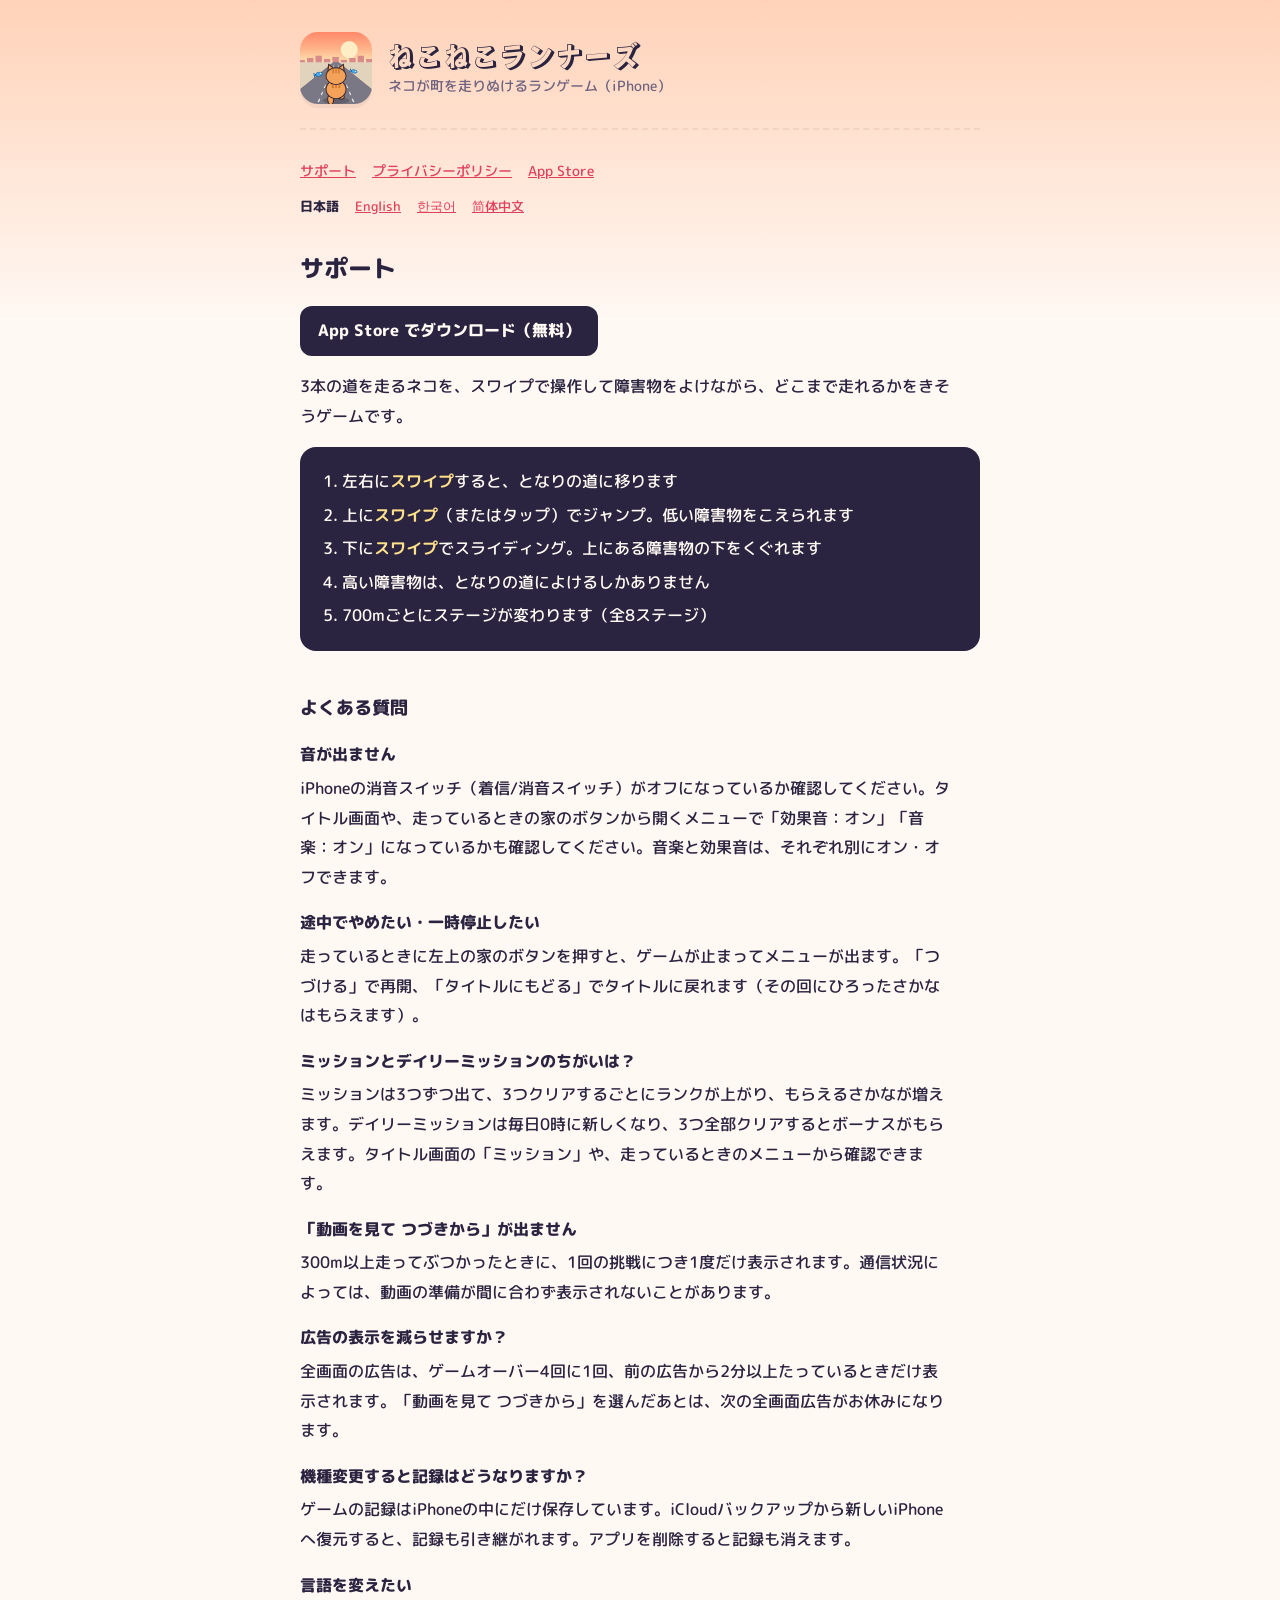
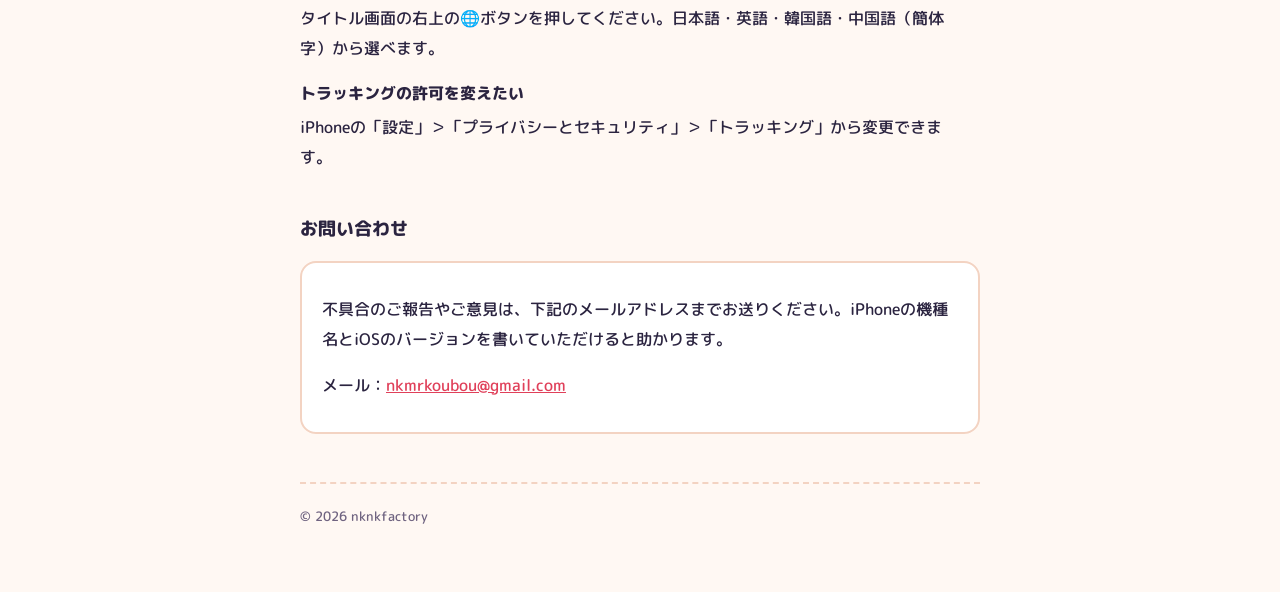
<file: index.html>
<!doctype html>
<html lang="ja">
<head>
<meta charset="utf-8">
<meta name="viewport" content="width=device-width,initial-scale=1">
<title>ねこねこランナーズ サポート</title>
<link rel="icon" href="icon.png">
<link rel="preconnect" href="https://fonts.googleapis.com">
<link rel="preconnect" href="https://fonts.gstatic.com" crossorigin>
<link rel="stylesheet" href="https://fonts.googleapis.com/css2?family=Rampart+One&family=M+PLUS+Rounded+1c:wght@500;800&display=swap">
<link rel="stylesheet" href="style.css">
</head>
<body>
<div class="wrap">
  <header>
    <img src="icon.png" alt="">
    <div>
      <div class="name">ねこねこランナーズ</div>
      <div class="sub">ネコが町を走りぬけるランゲーム（iPhone）</div>
    </div>
  </header>
  <nav>
    <a href="index.html">サポート</a>
    <a href="privacy.html">プライバシーポリシー</a>
    <a href="https://apps.apple.com/jp/app/id6819579135" target="_blank" rel="noopener">App Store</a>
  </nav>
  <nav class="langs"><a href="index.html" aria-current="page">日本語</a> <a href="en/index.html">English</a> <a href="ko/index.html">한국어</a> <a href="zh/index.html">简体中文</a></nav>

  <h1>サポート</h1>
  <p><a class="store" href="https://apps.apple.com/jp/app/id6819579135" target="_blank" rel="noopener">App Store でダウンロード（無料）</a></p>
  <p>3本の道を走るネコを、スワイプで操作して障害物をよけながら、どこまで走れるかをきそうゲームです。</p>

  <ol class="howto">
    <li>左右に<b>スワイプ</b>すると、となりの道に移ります</li>
    <li>上に<b>スワイプ</b>（またはタップ）でジャンプ。低い障害物をこえられます</li>
    <li>下に<b>スワイプ</b>でスライディング。上にある障害物の下をくぐれます</li>
    <li>高い障害物は、となりの道によけるしかありません</li>
    <li>700mごとにステージが変わります（全8ステージ）</li>
  </ol>

  <h2>よくある質問</h2>
  <dl>
    <dt>音が出ません</dt>
    <dd>iPhoneの消音スイッチ（着信/消音スイッチ）がオフになっているか確認してください。タイトル画面や、走っているときの家のボタンから開くメニューで「効果音：オン」「音楽：オン」になっているかも確認してください。音楽と効果音は、それぞれ別にオン・オフできます。</dd>

    <dt>途中でやめたい・一時停止したい</dt>
    <dd>走っているときに左上の家のボタンを押すと、ゲームが止まってメニューが出ます。「つづける」で再開、「タイトルにもどる」でタイトルに戻れます（その回にひろったさかなはもらえます）。</dd>

    <dt>ミッションとデイリーミッションのちがいは？</dt>
    <dd>ミッションは3つずつ出て、3つクリアするごとにランクが上がり、もらえるさかなが増えます。デイリーミッションは毎日0時に新しくなり、3つ全部クリアするとボーナスがもらえます。タイトル画面の「ミッション」や、走っているときのメニューから確認できます。</dd>

    <dt>「動画を見て つづきから」が出ません</dt>
    <dd>300m以上走ってぶつかったときに、1回の挑戦につき1度だけ表示されます。通信状況によっては、動画の準備が間に合わず表示されないことがあります。</dd>

    <dt>広告の表示を減らせますか？</dt>
    <dd>全画面の広告は、ゲームオーバー4回に1回、前の広告から2分以上たっているときだけ表示されます。「動画を見て つづきから」を選んだあとは、次の全画面広告がお休みになります。</dd>

    <dt>機種変更すると記録はどうなりますか？</dt>
    <dd>ゲームの記録はiPhoneの中にだけ保存しています。iCloudバックアップから新しいiPhoneへ復元すると、記録も引き継がれます。アプリを削除すると記録も消えます。</dd>

    <dt>言語を変えたい</dt>
    <dd>タイトル画面の右上の🌐ボタンを押してください。日本語・英語・韓国語・中国語（簡体字）から選べます。</dd>

    <dt>トラッキングの許可を変えたい</dt>
    <dd>iPhoneの「設定」＞「プライバシーとセキュリティ」＞「トラッキング」から変更できます。</dd>
  </dl>

  <h2>お問い合わせ</h2>
  <div class="card">
    <p>不具合のご報告やご意見は、下記のメールアドレスまでお送りください。iPhoneの機種名とiOSのバージョンを書いていただけると助かります。</p>
    <p>メール：<a href="mailto:nkmrkoubou@gmail.com">nkmrkoubou@gmail.com</a></p>
  </div>

  <footer>© 2026 nknkfactory</footer>
</div>
</body>
</html>
</file>
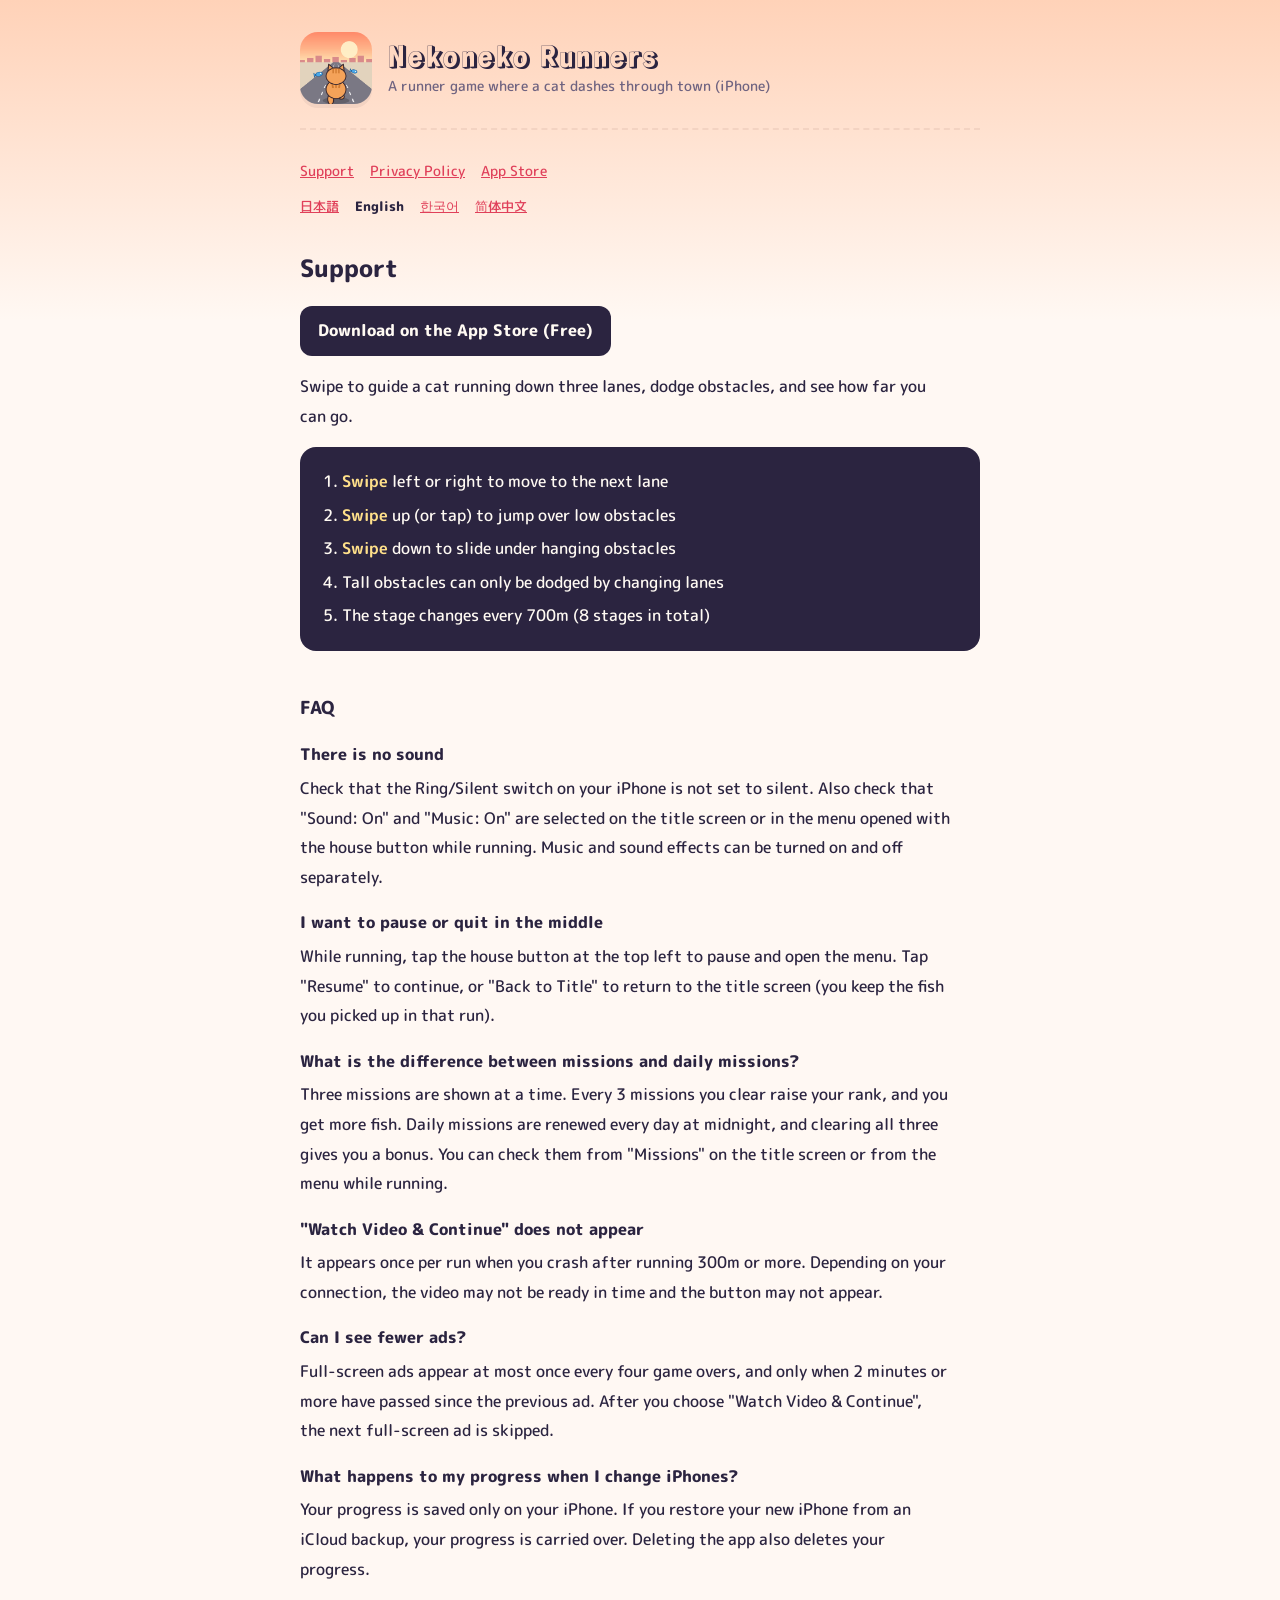
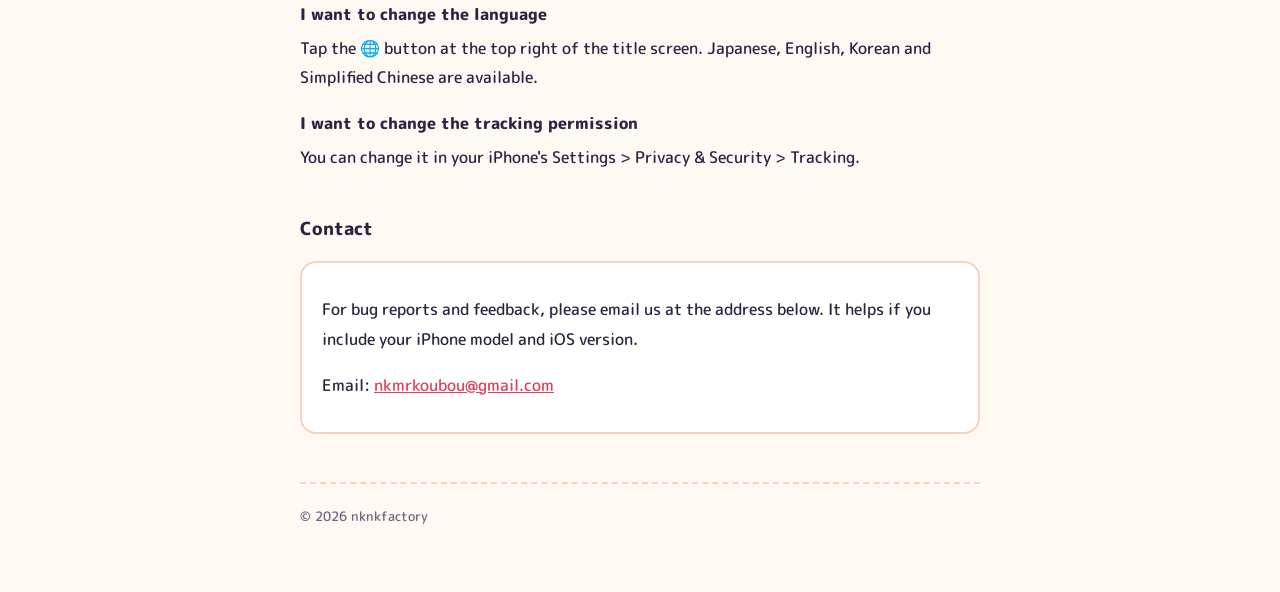
<file: en/index.html>
<!doctype html>
<html lang="en">
<head>
<meta charset="utf-8">
<meta name="viewport" content="width=device-width,initial-scale=1">
<title>Nekoneko Runners — Support</title>
<link rel="icon" href="../icon.png">
<link rel="preconnect" href="https://fonts.googleapis.com">
<link rel="preconnect" href="https://fonts.gstatic.com" crossorigin>
<link rel="stylesheet" href="https://fonts.googleapis.com/css2?family=Rampart+One&family=M+PLUS+Rounded+1c:wght@500;800&display=swap">
<link rel="stylesheet" href="../style.css">
</head>
<body>
<div class="wrap">
  <header>
    <img src="../icon.png" alt="">
    <div>
      <div class="name">Nekoneko Runners</div>
      <div class="sub">A runner game where a cat dashes through town (iPhone)</div>
    </div>
  </header>
  <nav>
    <a href="index.html">Support</a>
    <a href="privacy.html">Privacy Policy</a>
    <a href="https://apps.apple.com/app/id6819579135" target="_blank" rel="noopener">App Store</a>
  </nav>
  <nav class="langs"><a href="../index.html">日本語</a> <a href="../en/index.html" aria-current="page">English</a> <a href="../ko/index.html">한국어</a> <a href="../zh/index.html">简体中文</a></nav>

  <h1>Support</h1>
  <p><a class="store" href="https://apps.apple.com/app/id6819579135" target="_blank" rel="noopener">Download on the App Store (Free)</a></p>
  <p>Swipe to guide a cat running down three lanes, dodge obstacles, and see how far you can go.</p>

  <ol class="howto">
    <li><b>Swipe</b> left or right to move to the next lane</li>
    <li><b>Swipe</b> up (or tap) to jump over low obstacles</li>
    <li><b>Swipe</b> down to slide under hanging obstacles</li>
    <li>Tall obstacles can only be dodged by changing lanes</li>
    <li>The stage changes every 700m (8 stages in total)</li>
  </ol>

  <h2>FAQ</h2>
  <dl>
    <dt>There is no sound</dt>
    <dd>Check that the Ring/Silent switch on your iPhone is not set to silent. Also check that "Sound: On" and "Music: On" are selected on the title screen or in the menu opened with the house button while running. Music and sound effects can be turned on and off separately.</dd>

    <dt>I want to pause or quit in the middle</dt>
    <dd>While running, tap the house button at the top left to pause and open the menu. Tap "Resume" to continue, or "Back to Title" to return to the title screen (you keep the fish you picked up in that run).</dd>

    <dt>What is the difference between missions and daily missions?</dt>
    <dd>Three missions are shown at a time. Every 3 missions you clear raise your rank, and you get more fish. Daily missions are renewed every day at midnight, and clearing all three gives you a bonus. You can check them from "Missions" on the title screen or from the menu while running.</dd>

    <dt>"Watch Video & Continue" does not appear</dt>
    <dd>It appears once per run when you crash after running 300m or more. Depending on your connection, the video may not be ready in time and the button may not appear.</dd>

    <dt>Can I see fewer ads?</dt>
    <dd>Full-screen ads appear at most once every four game overs, and only when 2 minutes or more have passed since the previous ad. After you choose "Watch Video & Continue", the next full-screen ad is skipped.</dd>

    <dt>What happens to my progress when I change iPhones?</dt>
    <dd>Your progress is saved only on your iPhone. If you restore your new iPhone from an iCloud backup, your progress is carried over. Deleting the app also deletes your progress.</dd>

    <dt>I want to change the language</dt>
    <dd>Tap the 🌐 button at the top right of the title screen. Japanese, English, Korean and Simplified Chinese are available.</dd>

    <dt>I want to change the tracking permission</dt>
    <dd>You can change it in your iPhone's Settings > Privacy & Security > Tracking.</dd>

  </dl>

  <h2>Contact</h2>
  <div class="card">
    <p>For bug reports and feedback, please email us at the address below. It helps if you include your iPhone model and iOS version.</p>
    <p>Email: <a href="mailto:nkmrkoubou@gmail.com">nkmrkoubou@gmail.com</a></p>
  </div>

  <footer>© 2026 nknkfactory</footer>
</div>
</body>
</html>
</file>
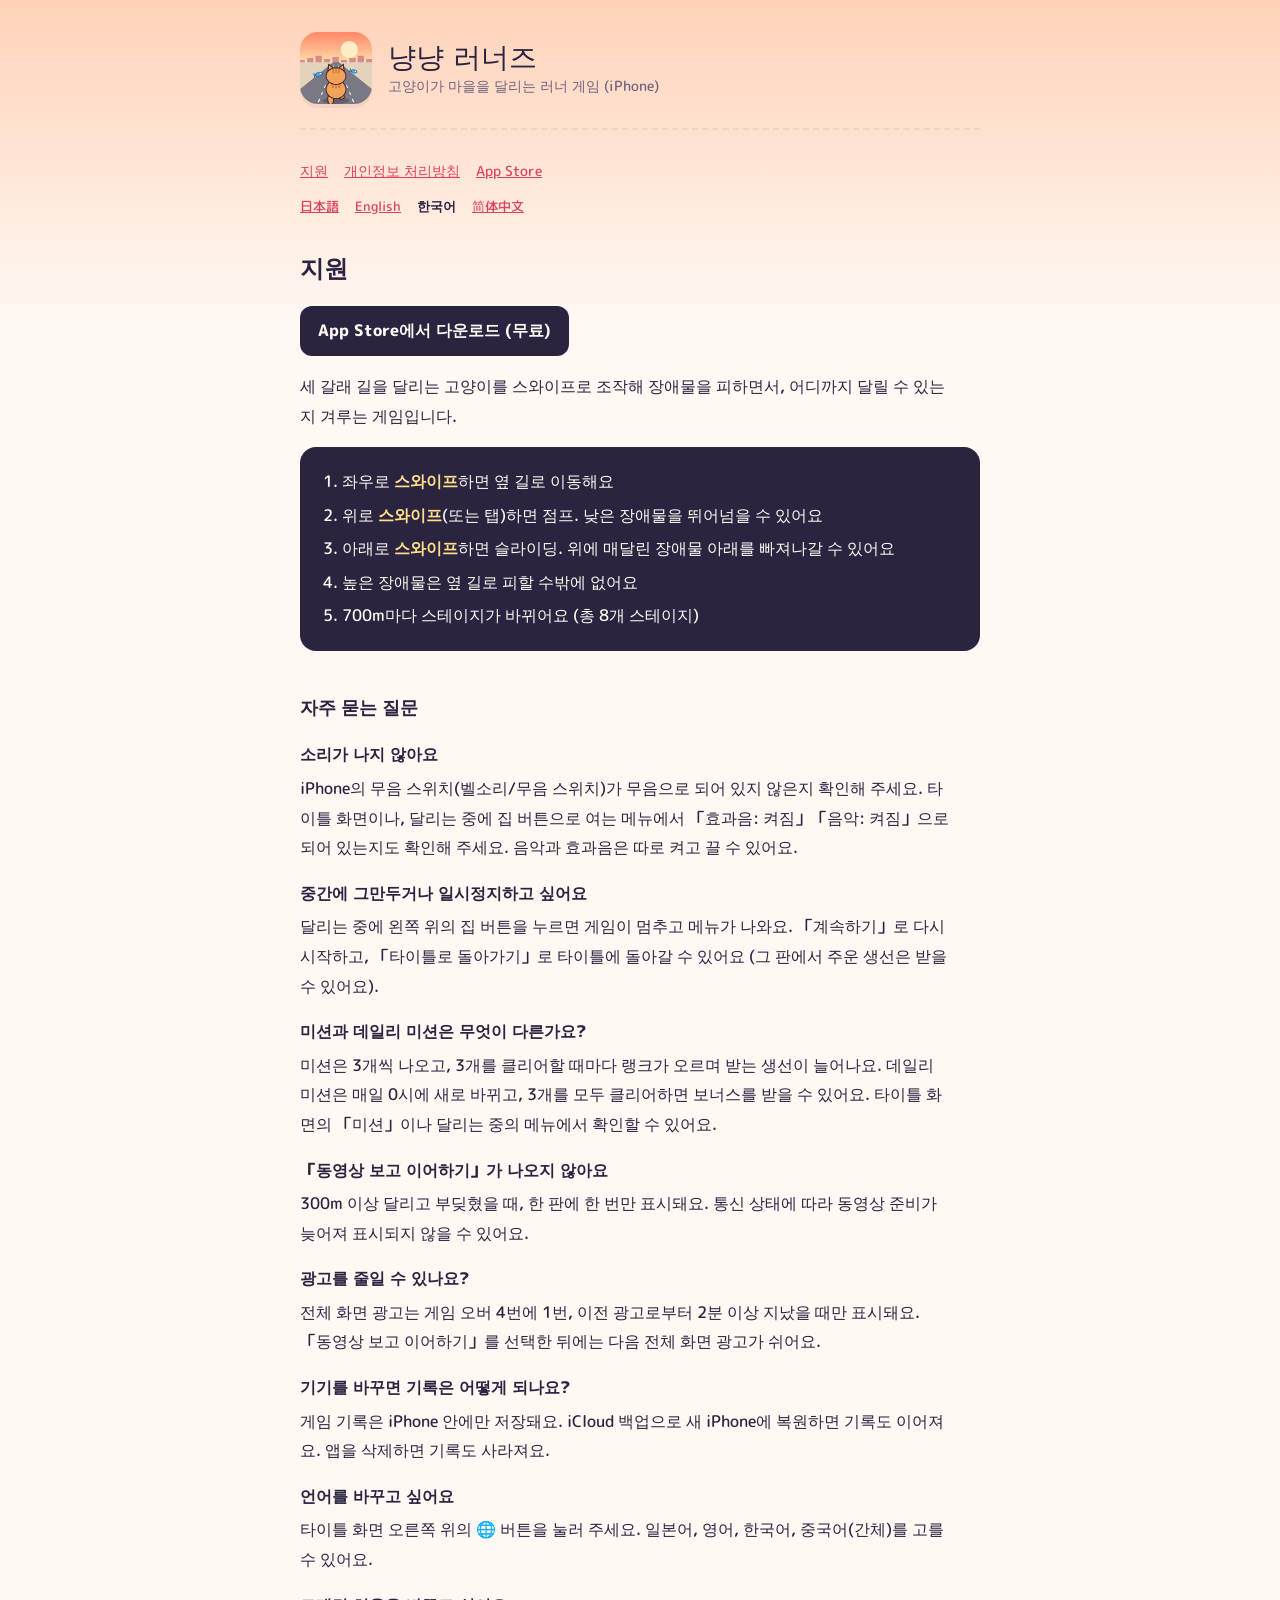
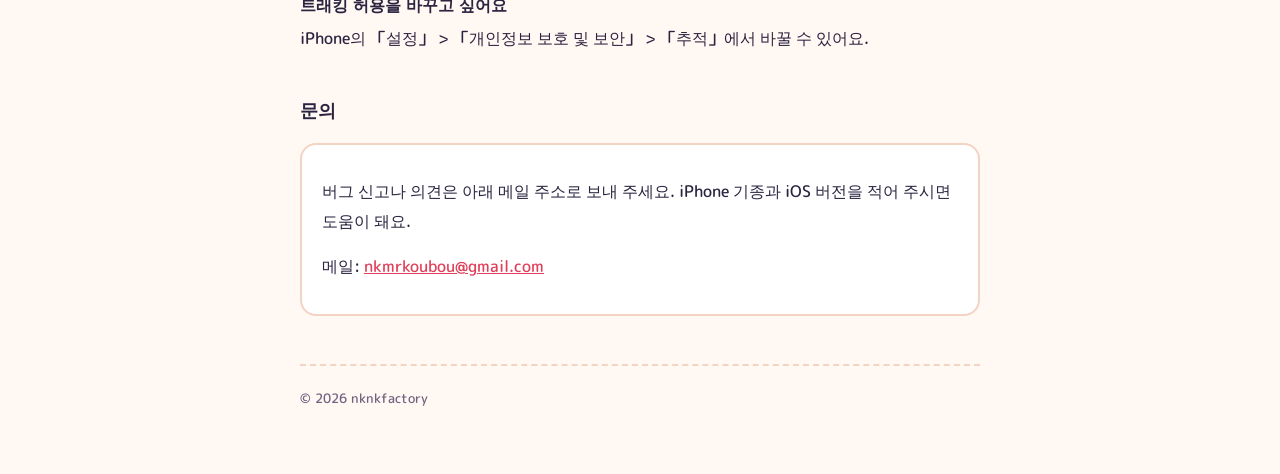
<file: ko/index.html>
<!doctype html>
<html lang="ko">
<head>
<meta charset="utf-8">
<meta name="viewport" content="width=device-width,initial-scale=1">
<title>냥냥 러너즈 — 지원</title>
<link rel="icon" href="../icon.png">
<link rel="preconnect" href="https://fonts.googleapis.com">
<link rel="preconnect" href="https://fonts.gstatic.com" crossorigin>
<link rel="stylesheet" href="https://fonts.googleapis.com/css2?family=Rampart+One&family=M+PLUS+Rounded+1c:wght@500;800&display=swap">
<link rel="stylesheet" href="../style.css">
</head>
<body>
<div class="wrap">
  <header>
    <img src="../icon.png" alt="">
    <div>
      <div class="name">냥냥 러너즈</div>
      <div class="sub">고양이가 마을을 달리는 러너 게임 (iPhone)</div>
    </div>
  </header>
  <nav>
    <a href="index.html">지원</a>
    <a href="privacy.html">개인정보 처리방침</a>
    <a href="https://apps.apple.com/kr/app/id6819579135" target="_blank" rel="noopener">App Store</a>
  </nav>
  <nav class="langs"><a href="../index.html">日本語</a> <a href="../en/index.html">English</a> <a href="../ko/index.html" aria-current="page">한국어</a> <a href="../zh/index.html">简体中文</a></nav>

  <h1>지원</h1>
  <p><a class="store" href="https://apps.apple.com/kr/app/id6819579135" target="_blank" rel="noopener">App Store에서 다운로드 (무료)</a></p>
  <p>세 갈래 길을 달리는 고양이를 스와이프로 조작해 장애물을 피하면서, 어디까지 달릴 수 있는지 겨루는 게임입니다.</p>

  <ol class="howto">
    <li>좌우로 <b>스와이프</b>하면 옆 길로 이동해요</li>
    <li>위로 <b>스와이프</b>(또는 탭)하면 점프. 낮은 장애물을 뛰어넘을 수 있어요</li>
    <li>아래로 <b>스와이프</b>하면 슬라이딩. 위에 매달린 장애물 아래를 빠져나갈 수 있어요</li>
    <li>높은 장애물은 옆 길로 피할 수밖에 없어요</li>
    <li>700m마다 스테이지가 바뀌어요 (총 8개 스테이지)</li>
  </ol>

  <h2>자주 묻는 질문</h2>
  <dl>
    <dt>소리가 나지 않아요</dt>
    <dd>iPhone의 무음 스위치(벨소리/무음 스위치)가 무음으로 되어 있지 않은지 확인해 주세요. 타이틀 화면이나, 달리는 중에 집 버튼으로 여는 메뉴에서 「효과음: 켜짐」「음악: 켜짐」으로 되어 있는지도 확인해 주세요. 음악과 효과음은 따로 켜고 끌 수 있어요.</dd>

    <dt>중간에 그만두거나 일시정지하고 싶어요</dt>
    <dd>달리는 중에 왼쪽 위의 집 버튼을 누르면 게임이 멈추고 메뉴가 나와요. 「계속하기」로 다시 시작하고, 「타이틀로 돌아가기」로 타이틀에 돌아갈 수 있어요 (그 판에서 주운 생선은 받을 수 있어요).</dd>

    <dt>미션과 데일리 미션은 무엇이 다른가요?</dt>
    <dd>미션은 3개씩 나오고, 3개를 클리어할 때마다 랭크가 오르며 받는 생선이 늘어나요. 데일리 미션은 매일 0시에 새로 바뀌고, 3개를 모두 클리어하면 보너스를 받을 수 있어요. 타이틀 화면의 「미션」이나 달리는 중의 메뉴에서 확인할 수 있어요.</dd>

    <dt>「동영상 보고 이어하기」가 나오지 않아요</dt>
    <dd>300m 이상 달리고 부딪혔을 때, 한 판에 한 번만 표시돼요. 통신 상태에 따라 동영상 준비가 늦어져 표시되지 않을 수 있어요.</dd>

    <dt>광고를 줄일 수 있나요?</dt>
    <dd>전체 화면 광고는 게임 오버 4번에 1번, 이전 광고로부터 2분 이상 지났을 때만 표시돼요. 「동영상 보고 이어하기」를 선택한 뒤에는 다음 전체 화면 광고가 쉬어요.</dd>

    <dt>기기를 바꾸면 기록은 어떻게 되나요?</dt>
    <dd>게임 기록은 iPhone 안에만 저장돼요. iCloud 백업으로 새 iPhone에 복원하면 기록도 이어져요. 앱을 삭제하면 기록도 사라져요.</dd>

    <dt>언어를 바꾸고 싶어요</dt>
    <dd>타이틀 화면 오른쪽 위의 🌐 버튼을 눌러 주세요. 일본어, 영어, 한국어, 중국어(간체)를 고를 수 있어요.</dd>

    <dt>트래킹 허용을 바꾸고 싶어요</dt>
    <dd>iPhone의 「설정」 > 「개인정보 보호 및 보안」 > 「추적」에서 바꿀 수 있어요.</dd>

  </dl>

  <h2>문의</h2>
  <div class="card">
    <p>버그 신고나 의견은 아래 메일 주소로 보내 주세요. iPhone 기종과 iOS 버전을 적어 주시면 도움이 돼요.</p>
    <p>메일: <a href="mailto:nkmrkoubou@gmail.com">nkmrkoubou@gmail.com</a></p>
  </div>

  <footer>© 2026 nknkfactory</footer>
</div>
</body>
</html>
</file>
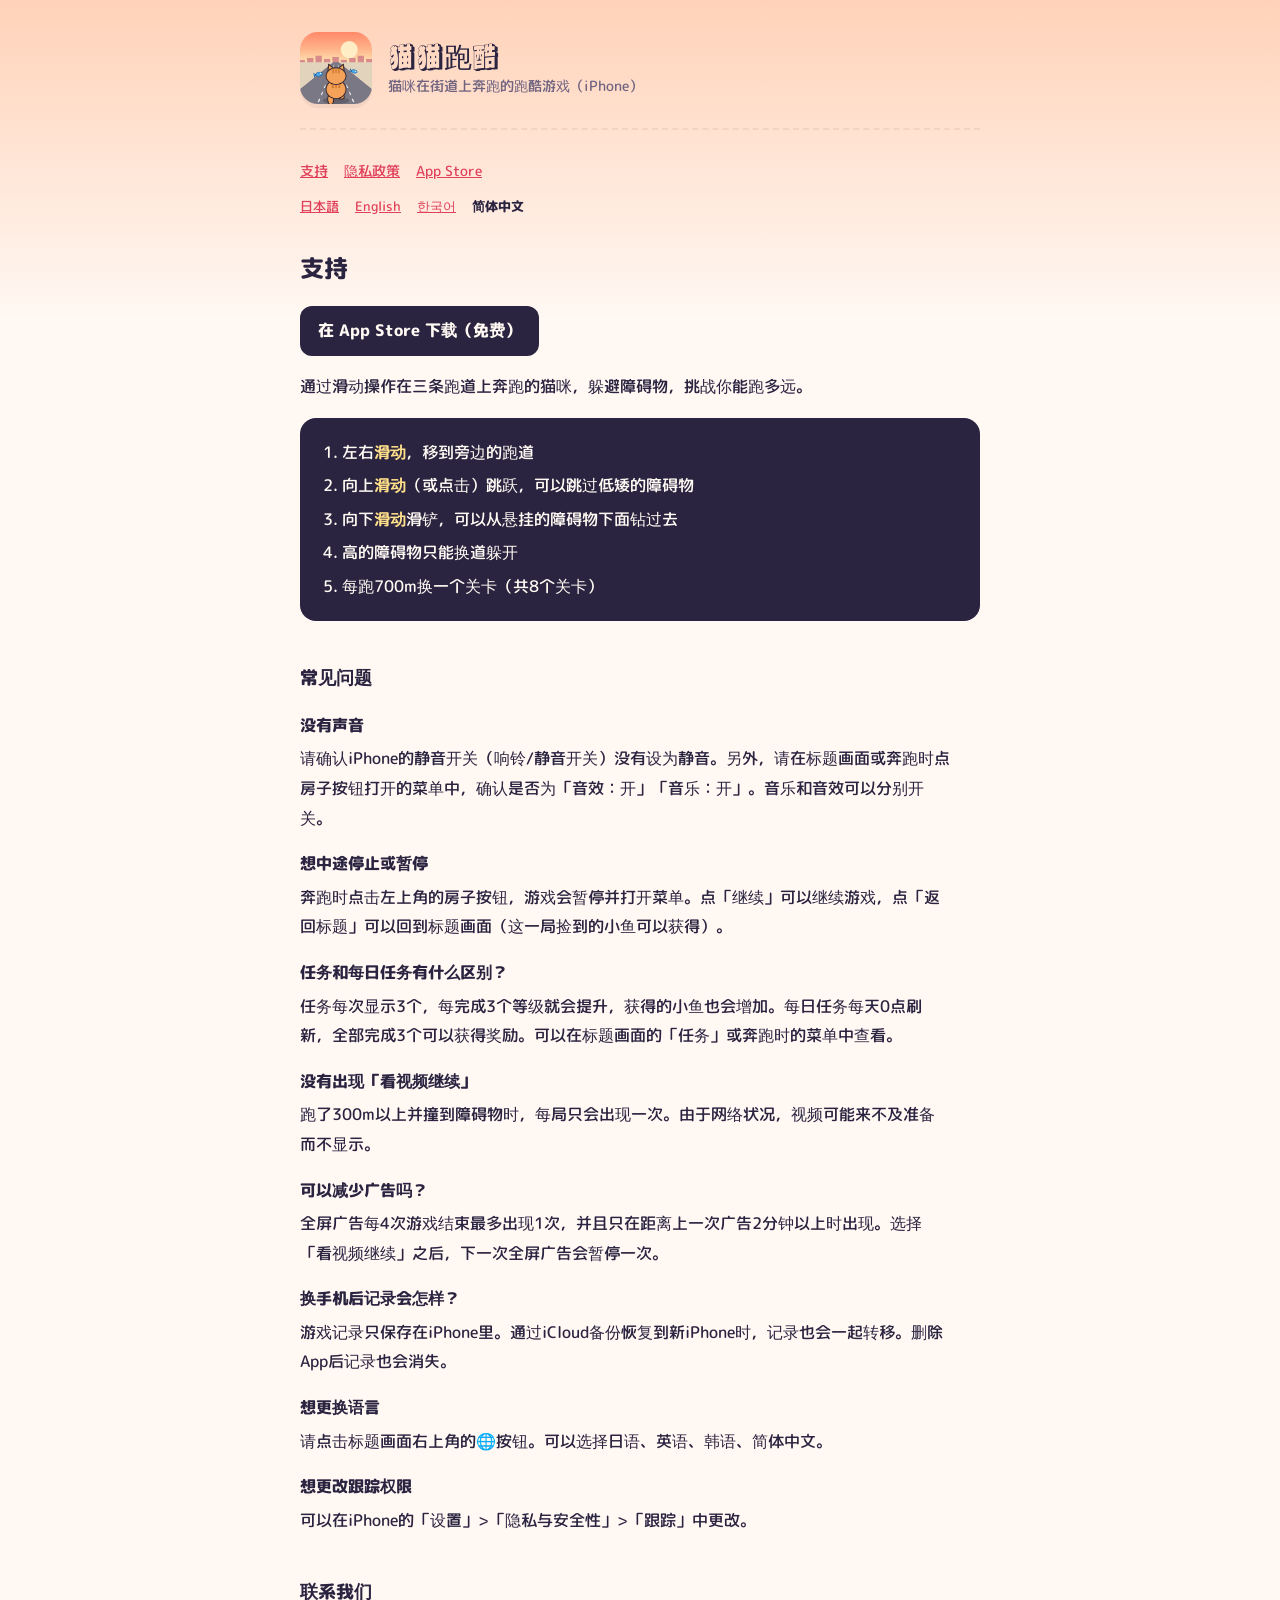
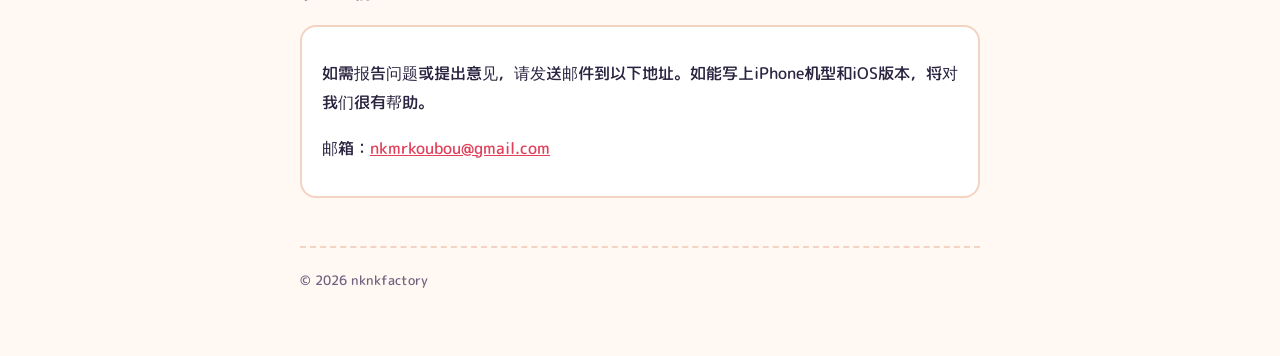
<file: zh/index.html>
<!doctype html>
<html lang="zh-Hans">
<head>
<meta charset="utf-8">
<meta name="viewport" content="width=device-width,initial-scale=1">
<title>猫猫跑酷 — 支持</title>
<link rel="icon" href="../icon.png">
<link rel="preconnect" href="https://fonts.googleapis.com">
<link rel="preconnect" href="https://fonts.gstatic.com" crossorigin>
<link rel="stylesheet" href="https://fonts.googleapis.com/css2?family=Rampart+One&family=M+PLUS+Rounded+1c:wght@500;800&display=swap">
<link rel="stylesheet" href="../style.css">
</head>
<body>
<div class="wrap">
  <header>
    <img src="../icon.png" alt="">
    <div>
      <div class="name">猫猫跑酷</div>
      <div class="sub">猫咪在街道上奔跑的跑酷游戏（iPhone）</div>
    </div>
  </header>
  <nav>
    <a href="index.html">支持</a>
    <a href="privacy.html">隐私政策</a>
    <a href="https://apps.apple.com/app/id6819579135" target="_blank" rel="noopener">App Store</a>
  </nav>
  <nav class="langs"><a href="../index.html">日本語</a> <a href="../en/index.html">English</a> <a href="../ko/index.html">한국어</a> <a href="../zh/index.html" aria-current="page">简体中文</a></nav>

  <h1>支持</h1>
  <p><a class="store" href="https://apps.apple.com/app/id6819579135" target="_blank" rel="noopener">在 App Store 下载（免费）</a></p>
  <p>通过滑动操作在三条跑道上奔跑的猫咪，躲避障碍物，挑战你能跑多远。</p>

  <ol class="howto">
    <li>左右<b>滑动</b>，移到旁边的跑道</li>
    <li>向上<b>滑动</b>（或点击）跳跃，可以跳过低矮的障碍物</li>
    <li>向下<b>滑动</b>滑铲，可以从悬挂的障碍物下面钻过去</li>
    <li>高的障碍物只能换道躲开</li>
    <li>每跑700m换一个关卡（共8个关卡）</li>
  </ol>

  <h2>常见问题</h2>
  <dl>
    <dt>没有声音</dt>
    <dd>请确认iPhone的静音开关（响铃/静音开关）没有设为静音。另外，请在标题画面或奔跑时点房子按钮打开的菜单中，确认是否为「音效：开」「音乐：开」。音乐和音效可以分别开关。</dd>

    <dt>想中途停止或暂停</dt>
    <dd>奔跑时点击左上角的房子按钮，游戏会暂停并打开菜单。点「继续」可以继续游戏，点「返回标题」可以回到标题画面（这一局捡到的小鱼可以获得）。</dd>

    <dt>任务和每日任务有什么区别？</dt>
    <dd>任务每次显示3个，每完成3个等级就会提升，获得的小鱼也会增加。每日任务每天0点刷新，全部完成3个可以获得奖励。可以在标题画面的「任务」或奔跑时的菜单中查看。</dd>

    <dt>没有出现「看视频继续」</dt>
    <dd>跑了300m以上并撞到障碍物时，每局只会出现一次。由于网络状况，视频可能来不及准备而不显示。</dd>

    <dt>可以减少广告吗？</dt>
    <dd>全屏广告每4次游戏结束最多出现1次，并且只在距离上一次广告2分钟以上时出现。选择「看视频继续」之后，下一次全屏广告会暂停一次。</dd>

    <dt>换手机后记录会怎样？</dt>
    <dd>游戏记录只保存在iPhone里。通过iCloud备份恢复到新iPhone时，记录也会一起转移。删除App后记录也会消失。</dd>

    <dt>想更换语言</dt>
    <dd>请点击标题画面右上角的🌐按钮。可以选择日语、英语、韩语、简体中文。</dd>

    <dt>想更改跟踪权限</dt>
    <dd>可以在iPhone的「设置」>「隐私与安全性」>「跟踪」中更改。</dd>

  </dl>

  <h2>联系我们</h2>
  <div class="card">
    <p>如需报告问题或提出意见，请发送邮件到以下地址。如能写上iPhone机型和iOS版本，将对我们很有帮助。</p>
    <p>邮箱：<a href="mailto:nkmrkoubou@gmail.com">nkmrkoubou@gmail.com</a></p>
  </div>

  <footer>© 2026 nknkfactory</footer>
</div>
</body>
</html>
</file>
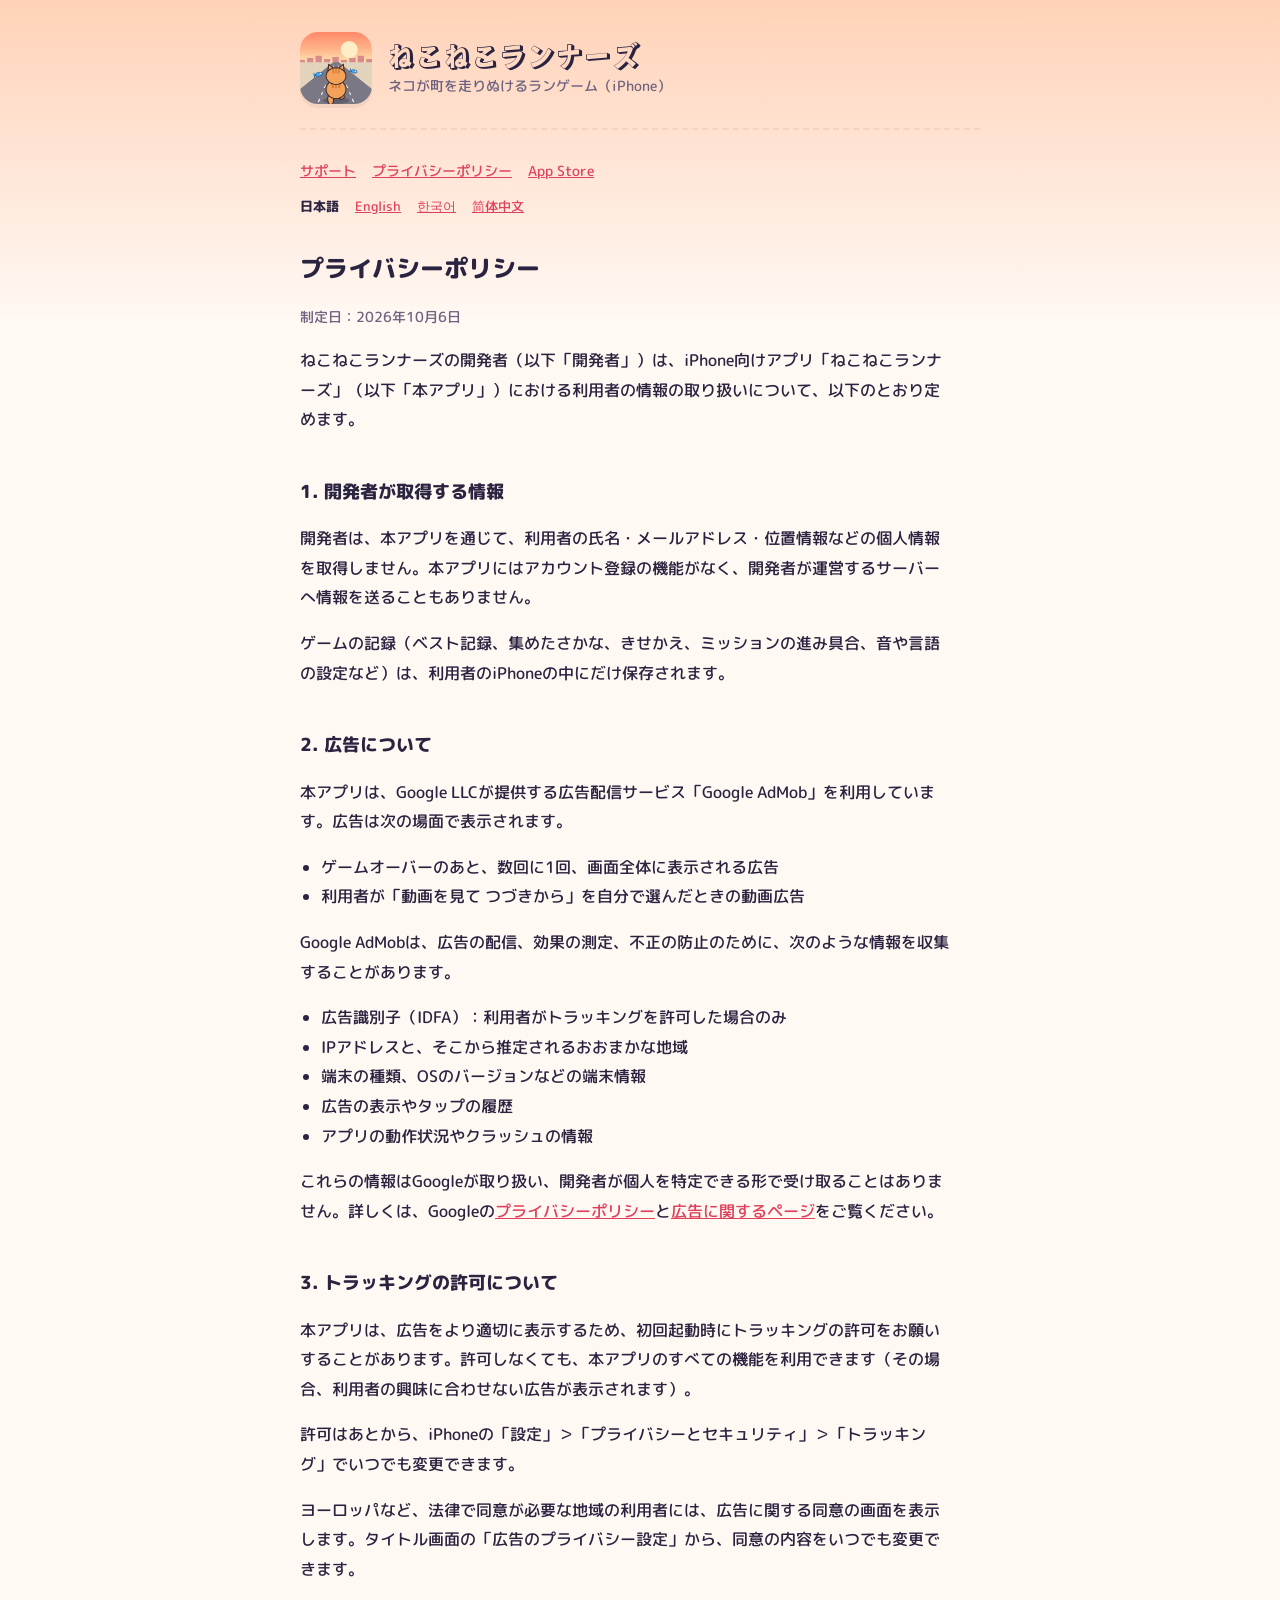
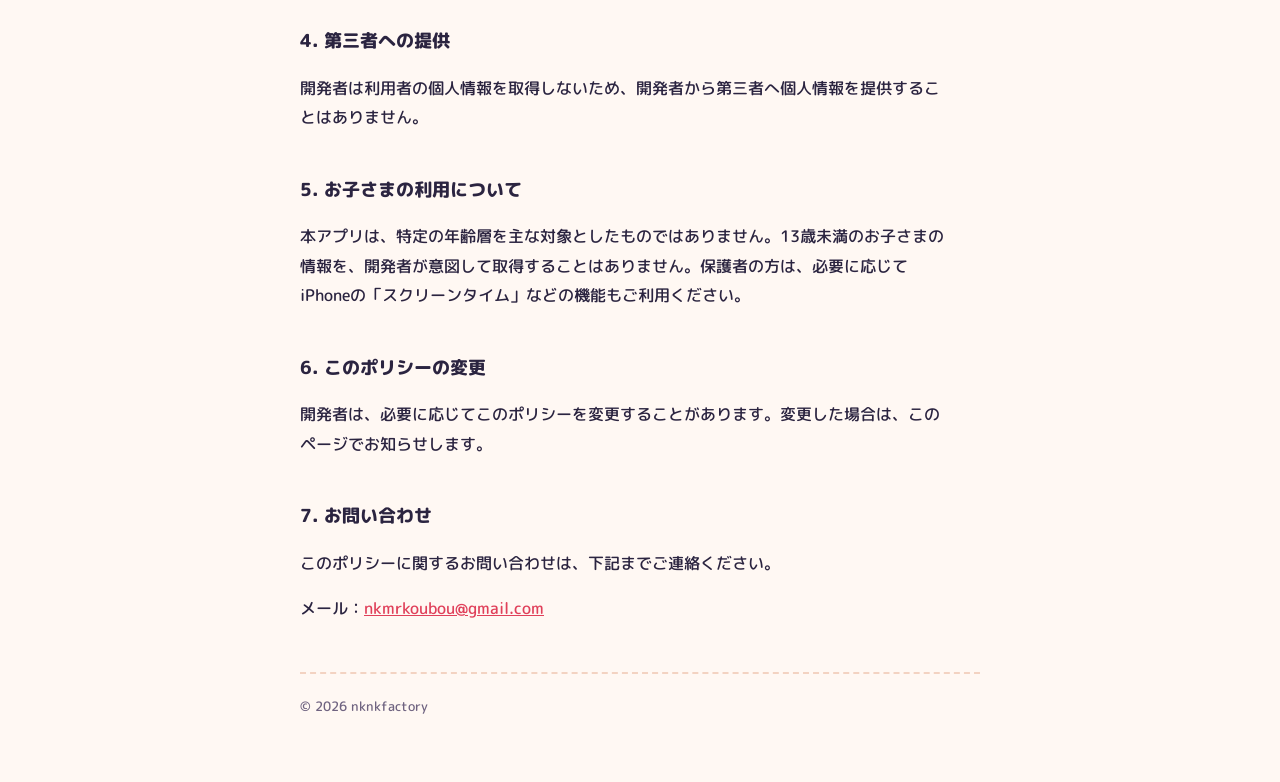
<file: privacy.html>
<!doctype html>
<html lang="ja">
<head>
<meta charset="utf-8">
<meta name="viewport" content="width=device-width,initial-scale=1">
<title>ねこねこランナーズ プライバシーポリシー</title>
<link rel="icon" href="icon.png">
<link rel="preconnect" href="https://fonts.googleapis.com">
<link rel="preconnect" href="https://fonts.gstatic.com" crossorigin>
<link rel="stylesheet" href="https://fonts.googleapis.com/css2?family=Rampart+One&family=M+PLUS+Rounded+1c:wght@500;800&display=swap">
<link rel="stylesheet" href="style.css">
</head>
<body>
<div class="wrap">
  <header>
    <img src="icon.png" alt="">
    <div>
      <div class="name">ねこねこランナーズ</div>
      <div class="sub">ネコが町を走りぬけるランゲーム（iPhone）</div>
    </div>
  </header>
  <nav>
    <a href="index.html">サポート</a>
    <a href="privacy.html">プライバシーポリシー</a>
    <a href="https://apps.apple.com/jp/app/id6819579135" target="_blank" rel="noopener">App Store</a>
  </nav>
  <nav class="langs"><a href="privacy.html" aria-current="page">日本語</a> <a href="en/privacy.html">English</a> <a href="ko/privacy.html">한국어</a> <a href="zh/privacy.html">简体中文</a></nav>

  <h1>プライバシーポリシー</h1>
  <p class="meta">制定日：2026年10月6日</p>
  <p>ねこねこランナーズの開発者（以下「開発者」）は、iPhone向けアプリ「ねこねこランナーズ」（以下「本アプリ」）における利用者の情報の取り扱いについて、以下のとおり定めます。</p>

  <h2>1. 開発者が取得する情報</h2>
  <p>開発者は、本アプリを通じて、利用者の氏名・メールアドレス・位置情報などの個人情報を取得しません。本アプリにはアカウント登録の機能がなく、開発者が運営するサーバーへ情報を送ることもありません。</p>
  <p>ゲームの記録（ベスト記録、集めたさかな、きせかえ、ミッションの進み具合、音や言語の設定など）は、利用者のiPhoneの中にだけ保存されます。</p>

  <h2>2. 広告について</h2>
  <p>本アプリは、Google LLCが提供する広告配信サービス「Google AdMob」を利用しています。広告は次の場面で表示されます。</p>
  <ul>
    <li>ゲームオーバーのあと、数回に1回、画面全体に表示される広告</li>
    <li>利用者が「動画を見て つづきから」を自分で選んだときの動画広告</li>
  </ul>
  <p>Google AdMobは、広告の配信、効果の測定、不正の防止のために、次のような情報を収集することがあります。</p>
  <ul>
    <li>広告識別子（IDFA）：利用者がトラッキングを許可した場合のみ</li>
    <li>IPアドレスと、そこから推定されるおおまかな地域</li>
    <li>端末の種類、OSのバージョンなどの端末情報</li>
    <li>広告の表示やタップの履歴</li>
    <li>アプリの動作状況やクラッシュの情報</li>
  </ul>
  <p>これらの情報はGoogleが取り扱い、開発者が個人を特定できる形で受け取ることはありません。詳しくは、Googleの<a href="https://policies.google.com/privacy" target="_blank" rel="noopener">プライバシーポリシー</a>と<a href="https://policies.google.com/technologies/ads" target="_blank" rel="noopener">広告に関するページ</a>をご覧ください。</p>

  <h2>3. トラッキングの許可について</h2>
  <p>本アプリは、広告をより適切に表示するため、初回起動時にトラッキングの許可をお願いすることがあります。許可しなくても、本アプリのすべての機能を利用できます（その場合、利用者の興味に合わせない広告が表示されます）。</p>
  <p>許可はあとから、iPhoneの「設定」＞「プライバシーとセキュリティ」＞「トラッキング」でいつでも変更できます。</p>
  <p>ヨーロッパなど、法律で同意が必要な地域の利用者には、広告に関する同意の画面を表示します。タイトル画面の「広告のプライバシー設定」から、同意の内容をいつでも変更できます。</p>

  <h2>4. 第三者への提供</h2>
  <p>開発者は利用者の個人情報を取得しないため、開発者から第三者へ個人情報を提供することはありません。</p>

  <h2>5. お子さまの利用について</h2>
  <p>本アプリは、特定の年齢層を主な対象としたものではありません。13歳未満のお子さまの情報を、開発者が意図して取得することはありません。保護者の方は、必要に応じてiPhoneの「スクリーンタイム」などの機能もご利用ください。</p>

  <h2>6. このポリシーの変更</h2>
  <p>開発者は、必要に応じてこのポリシーを変更することがあります。変更した場合は、このページでお知らせします。</p>

  <h2>7. お問い合わせ</h2>
  <p>このポリシーに関するお問い合わせは、下記までご連絡ください。</p>
  <p>メール：<a href="mailto:nkmrkoubou@gmail.com">nkmrkoubou@gmail.com</a></p>

  <footer>© 2026 nknkfactory</footer>
</div>
</body>
</html>
</file>
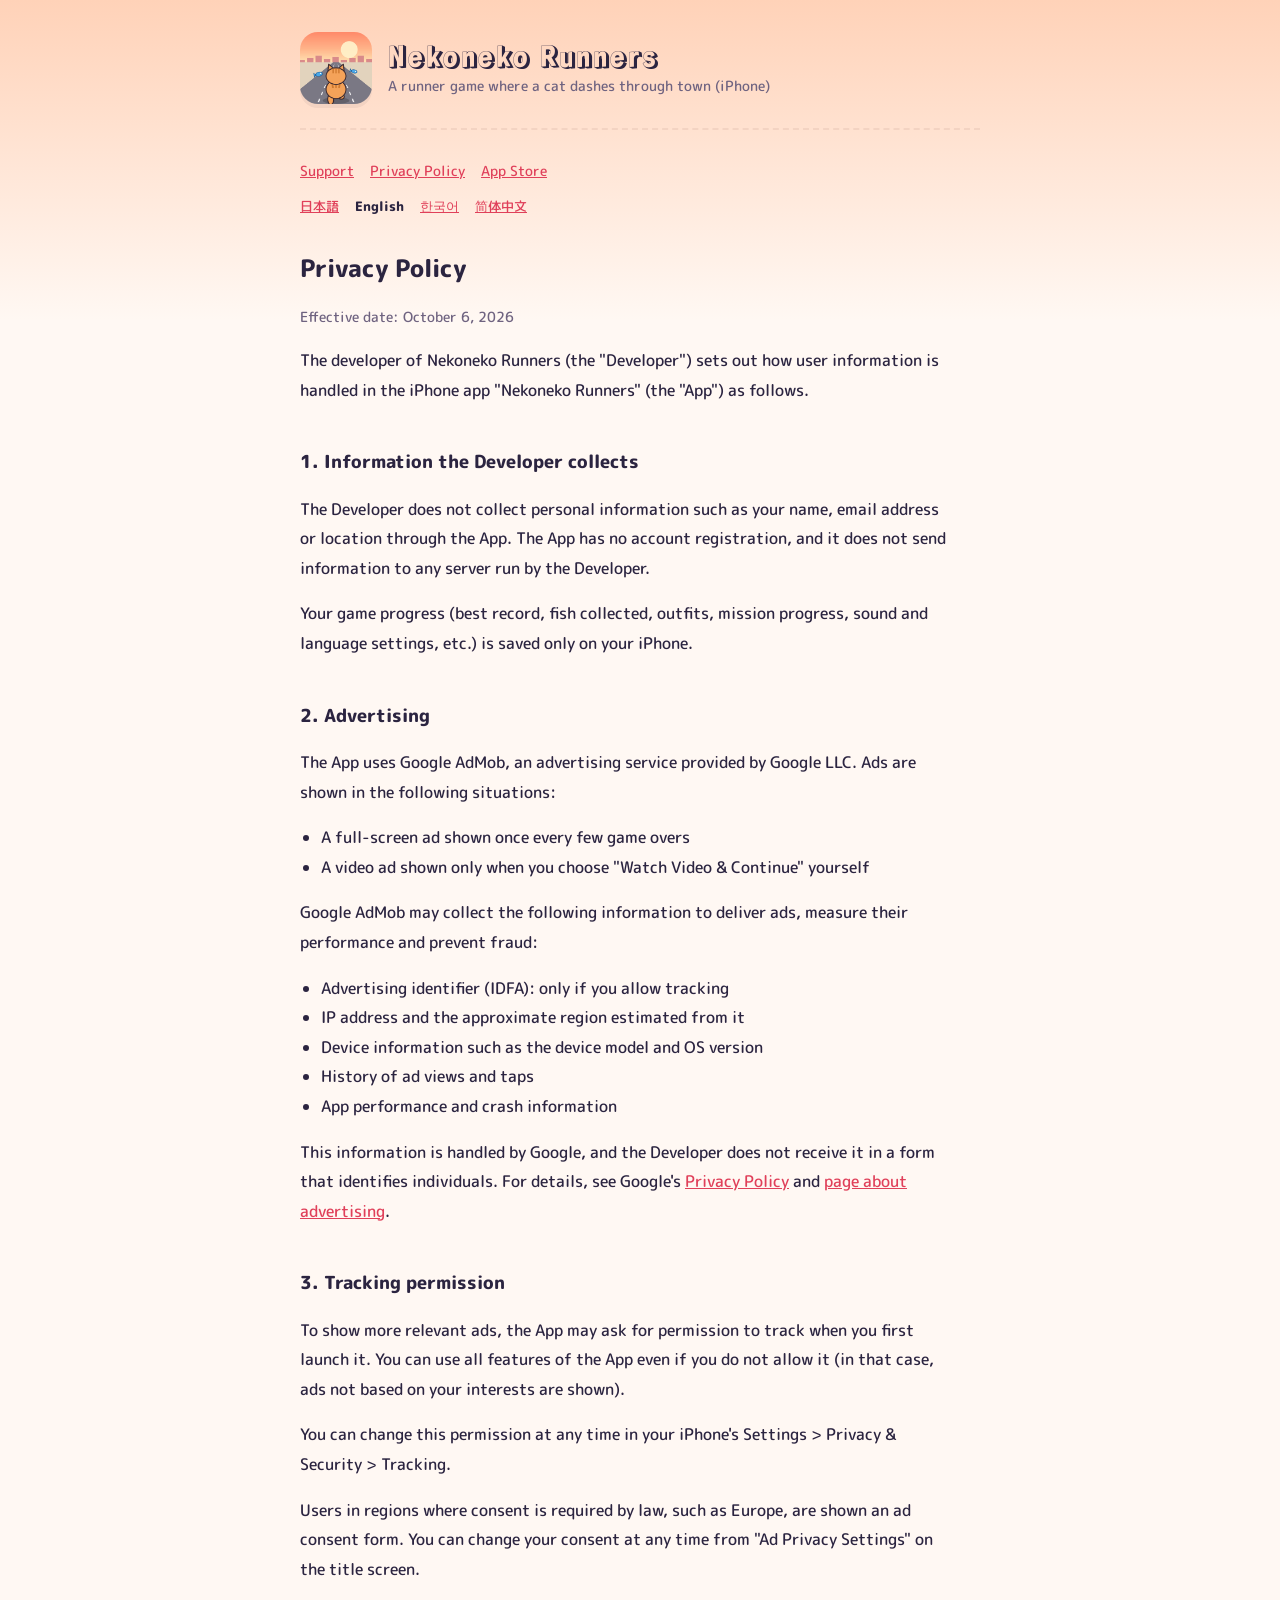
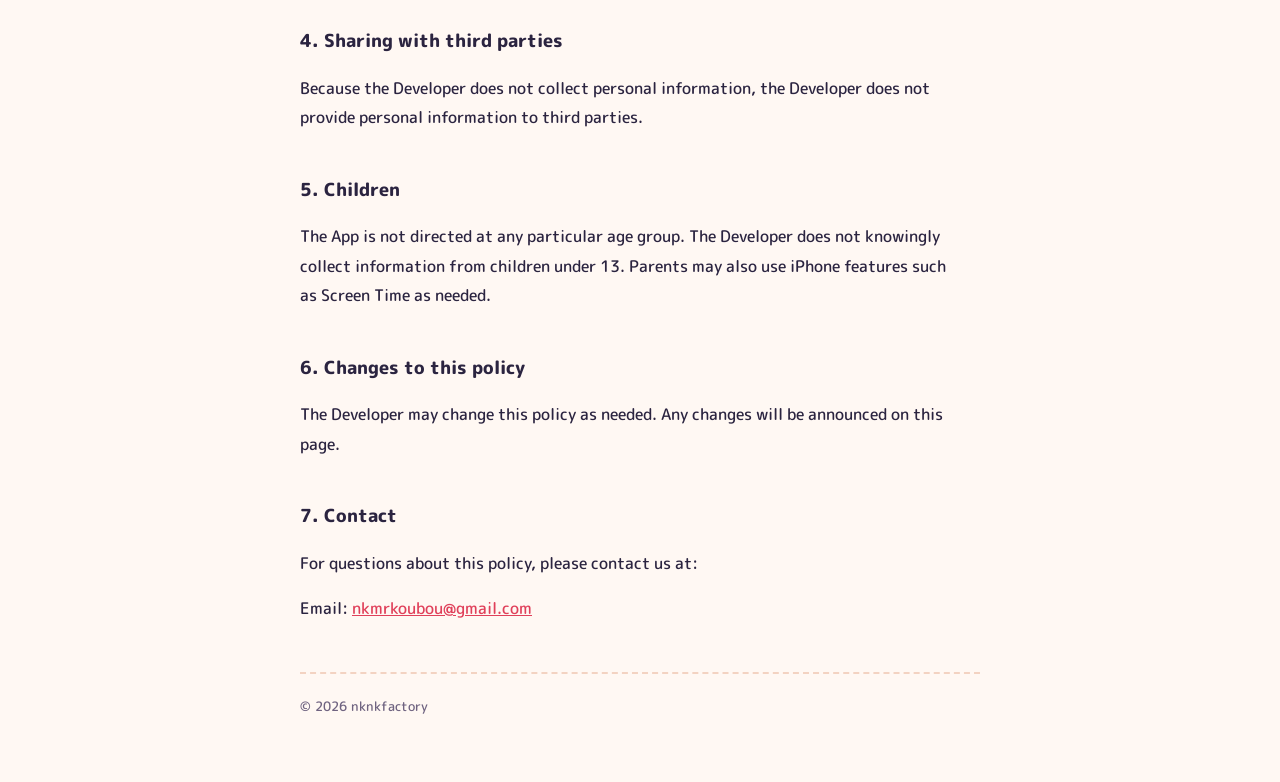
<file: en/privacy.html>
<!doctype html>
<html lang="en">
<head>
<meta charset="utf-8">
<meta name="viewport" content="width=device-width,initial-scale=1">
<title>Nekoneko Runners — Privacy Policy</title>
<link rel="icon" href="../icon.png">
<link rel="preconnect" href="https://fonts.googleapis.com">
<link rel="preconnect" href="https://fonts.gstatic.com" crossorigin>
<link rel="stylesheet" href="https://fonts.googleapis.com/css2?family=Rampart+One&family=M+PLUS+Rounded+1c:wght@500;800&display=swap">
<link rel="stylesheet" href="../style.css">
</head>
<body>
<div class="wrap">
  <header>
    <img src="../icon.png" alt="">
    <div>
      <div class="name">Nekoneko Runners</div>
      <div class="sub">A runner game where a cat dashes through town (iPhone)</div>
    </div>
  </header>
  <nav>
    <a href="index.html">Support</a>
    <a href="privacy.html">Privacy Policy</a>
    <a href="https://apps.apple.com/app/id6819579135" target="_blank" rel="noopener">App Store</a>
  </nav>
  <nav class="langs"><a href="../privacy.html">日本語</a> <a href="../en/privacy.html" aria-current="page">English</a> <a href="../ko/privacy.html">한국어</a> <a href="../zh/privacy.html">简体中文</a></nav>

  <h1>Privacy Policy</h1>
  <p class="meta">Effective date: October 6, 2026</p>
  <p>The developer of Nekoneko Runners (the "Developer") sets out how user information is handled in the iPhone app "Nekoneko Runners" (the "App") as follows.</p>

  <h2>1. Information the Developer collects</h2>
  <p>The Developer does not collect personal information such as your name, email address or location through the App. The App has no account registration, and it does not send information to any server run by the Developer.</p>
  <p>Your game progress (best record, fish collected, outfits, mission progress, sound and language settings, etc.) is saved only on your iPhone.</p>

  <h2>2. Advertising</h2>
  <p>The App uses Google AdMob, an advertising service provided by Google LLC. Ads are shown in the following situations:</p>
  <ul><li>A full-screen ad shown once every few game overs</li><li>A video ad shown only when you choose "Watch Video & Continue" yourself</li></ul>
  <p>Google AdMob may collect the following information to deliver ads, measure their performance and prevent fraud:</p>
  <ul><li>Advertising identifier (IDFA): only if you allow tracking</li><li>IP address and the approximate region estimated from it</li><li>Device information such as the device model and OS version</li><li>History of ad views and taps</li><li>App performance and crash information</li></ul>
  <p>This information is handled by Google, and the Developer does not receive it in a form that identifies individuals. For details, see Google's <a href="https://policies.google.com/privacy" target="_blank" rel="noopener">Privacy Policy</a> and <a href="https://policies.google.com/technologies/ads" target="_blank" rel="noopener">page about advertising</a>.</p>

  <h2>3. Tracking permission</h2>
  <p>To show more relevant ads, the App may ask for permission to track when you first launch it. You can use all features of the App even if you do not allow it (in that case, ads not based on your interests are shown).</p>
  <p>You can change this permission at any time in your iPhone's Settings > Privacy & Security > Tracking.</p>
  <p>Users in regions where consent is required by law, such as Europe, are shown an ad consent form. You can change your consent at any time from "Ad Privacy Settings" on the title screen.</p>

  <h2>4. Sharing with third parties</h2>
  <p>Because the Developer does not collect personal information, the Developer does not provide personal information to third parties.</p>

  <h2>5. Children</h2>
  <p>The App is not directed at any particular age group. The Developer does not knowingly collect information from children under 13. Parents may also use iPhone features such as Screen Time as needed.</p>

  <h2>6. Changes to this policy</h2>
  <p>The Developer may change this policy as needed. Any changes will be announced on this page.</p>

  <h2>7. Contact</h2>
  <p>For questions about this policy, please contact us at:</p>
  <p>Email: <a href="mailto:nkmrkoubou@gmail.com">nkmrkoubou@gmail.com</a></p>

  <footer>© 2026 nknkfactory</footer>
</div>
</body>
</html>
</file>
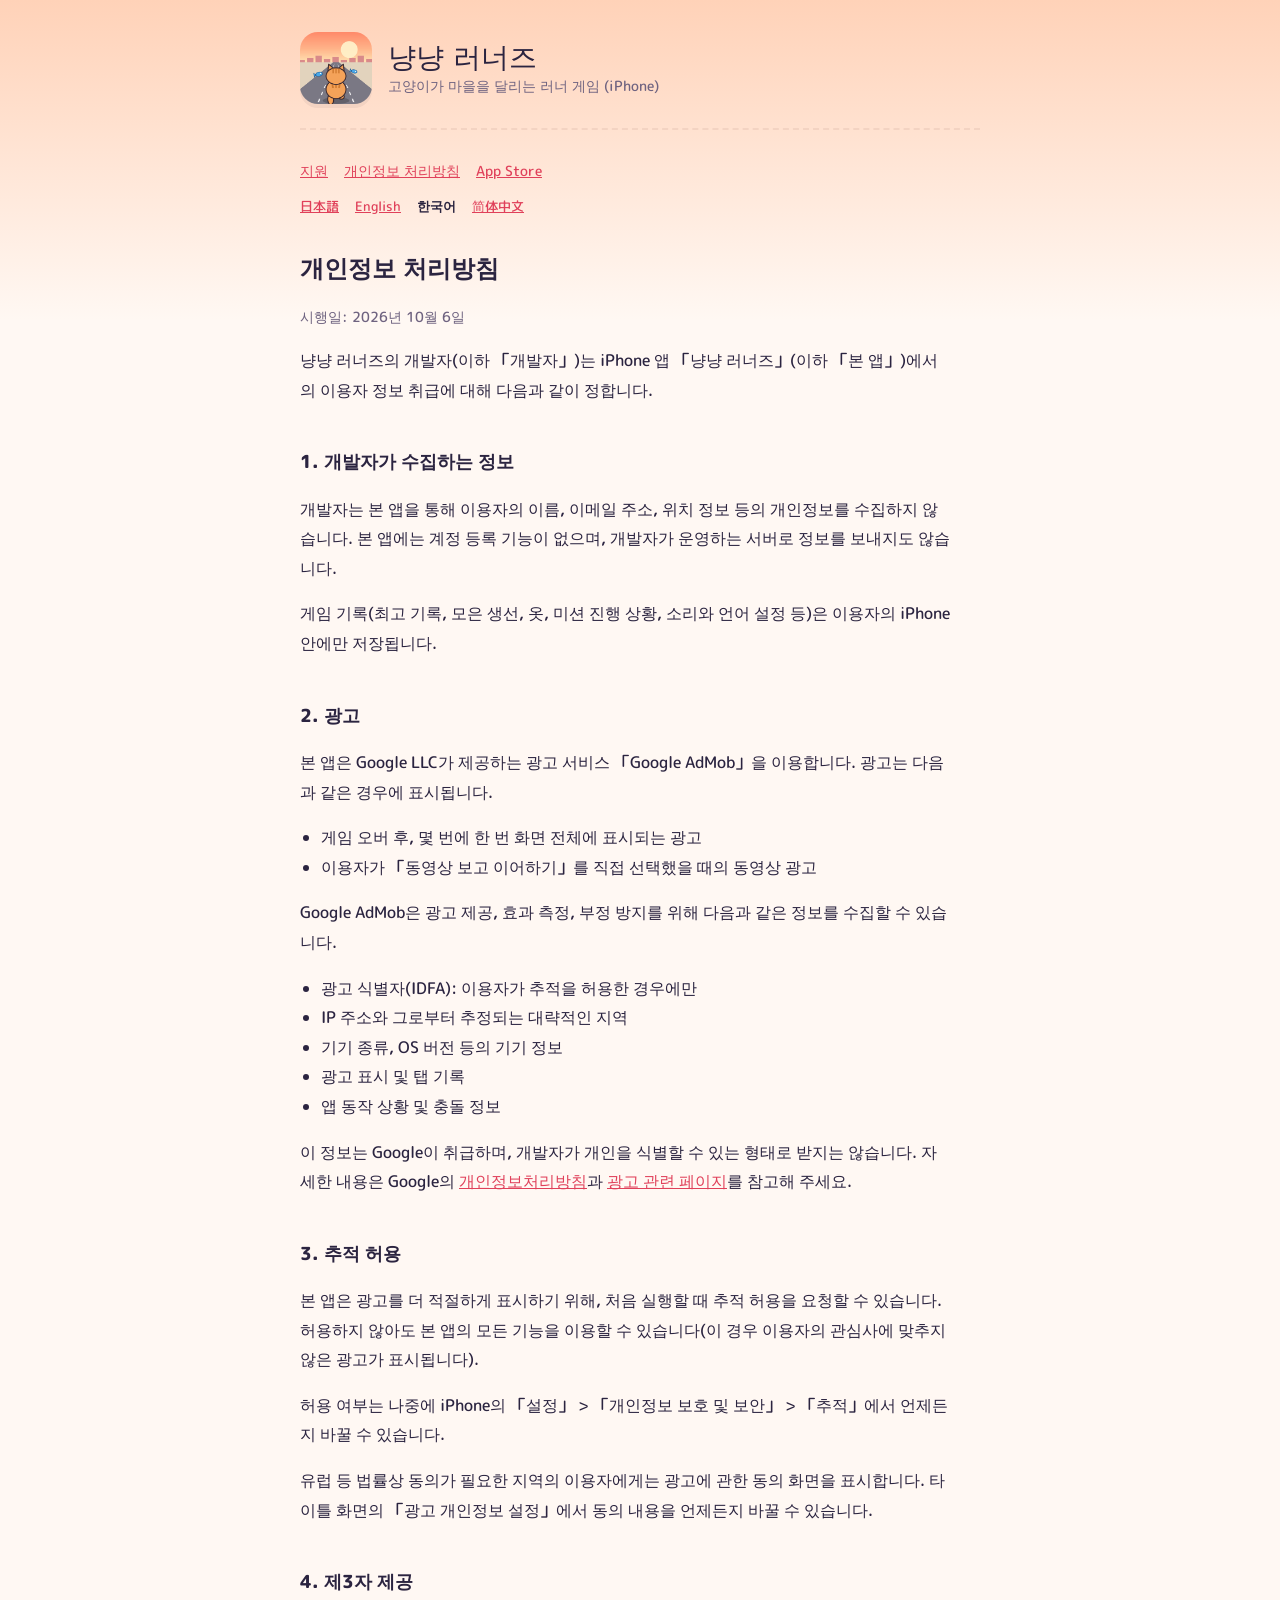
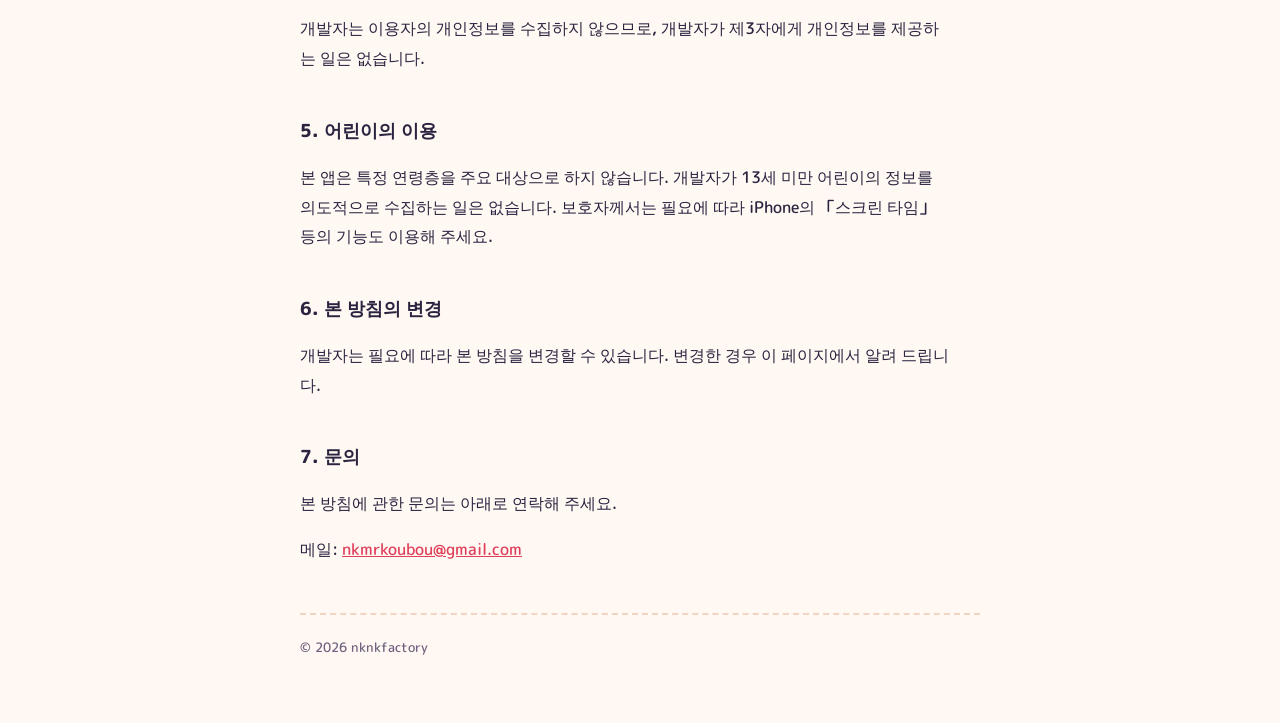
<file: ko/privacy.html>
<!doctype html>
<html lang="ko">
<head>
<meta charset="utf-8">
<meta name="viewport" content="width=device-width,initial-scale=1">
<title>냥냥 러너즈 — 개인정보 처리방침</title>
<link rel="icon" href="../icon.png">
<link rel="preconnect" href="https://fonts.googleapis.com">
<link rel="preconnect" href="https://fonts.gstatic.com" crossorigin>
<link rel="stylesheet" href="https://fonts.googleapis.com/css2?family=Rampart+One&family=M+PLUS+Rounded+1c:wght@500;800&display=swap">
<link rel="stylesheet" href="../style.css">
</head>
<body>
<div class="wrap">
  <header>
    <img src="../icon.png" alt="">
    <div>
      <div class="name">냥냥 러너즈</div>
      <div class="sub">고양이가 마을을 달리는 러너 게임 (iPhone)</div>
    </div>
  </header>
  <nav>
    <a href="index.html">지원</a>
    <a href="privacy.html">개인정보 처리방침</a>
    <a href="https://apps.apple.com/kr/app/id6819579135" target="_blank" rel="noopener">App Store</a>
  </nav>
  <nav class="langs"><a href="../privacy.html">日本語</a> <a href="../en/privacy.html">English</a> <a href="../ko/privacy.html" aria-current="page">한국어</a> <a href="../zh/privacy.html">简体中文</a></nav>

  <h1>개인정보 처리방침</h1>
  <p class="meta">시행일: 2026년 10월 6일</p>
  <p>냥냥 러너즈의 개발자(이하 「개발자」)는 iPhone 앱 「냥냥 러너즈」(이하 「본 앱」)에서의 이용자 정보 취급에 대해 다음과 같이 정합니다.</p>

  <h2>1. 개발자가 수집하는 정보</h2>
  <p>개발자는 본 앱을 통해 이용자의 이름, 이메일 주소, 위치 정보 등의 개인정보를 수집하지 않습니다. 본 앱에는 계정 등록 기능이 없으며, 개발자가 운영하는 서버로 정보를 보내지도 않습니다.</p>
  <p>게임 기록(최고 기록, 모은 생선, 옷, 미션 진행 상황, 소리와 언어 설정 등)은 이용자의 iPhone 안에만 저장됩니다.</p>

  <h2>2. 광고</h2>
  <p>본 앱은 Google LLC가 제공하는 광고 서비스 「Google AdMob」을 이용합니다. 광고는 다음과 같은 경우에 표시됩니다.</p>
  <ul><li>게임 오버 후, 몇 번에 한 번 화면 전체에 표시되는 광고</li><li>이용자가 「동영상 보고 이어하기」를 직접 선택했을 때의 동영상 광고</li></ul>
  <p>Google AdMob은 광고 제공, 효과 측정, 부정 방지를 위해 다음과 같은 정보를 수집할 수 있습니다.</p>
  <ul><li>광고 식별자(IDFA): 이용자가 추적을 허용한 경우에만</li><li>IP 주소와 그로부터 추정되는 대략적인 지역</li><li>기기 종류, OS 버전 등의 기기 정보</li><li>광고 표시 및 탭 기록</li><li>앱 동작 상황 및 충돌 정보</li></ul>
  <p>이 정보는 Google이 취급하며, 개발자가 개인을 식별할 수 있는 형태로 받지는 않습니다. 자세한 내용은 Google의 <a href="https://policies.google.com/privacy" target="_blank" rel="noopener">개인정보처리방침</a>과 <a href="https://policies.google.com/technologies/ads" target="_blank" rel="noopener">광고 관련 페이지</a>를 참고해 주세요.</p>

  <h2>3. 추적 허용</h2>
  <p>본 앱은 광고를 더 적절하게 표시하기 위해, 처음 실행할 때 추적 허용을 요청할 수 있습니다. 허용하지 않아도 본 앱의 모든 기능을 이용할 수 있습니다(이 경우 이용자의 관심사에 맞추지 않은 광고가 표시됩니다).</p>
  <p>허용 여부는 나중에 iPhone의 「설정」 > 「개인정보 보호 및 보안」 > 「추적」에서 언제든지 바꿀 수 있습니다.</p>
  <p>유럽 등 법률상 동의가 필요한 지역의 이용자에게는 광고에 관한 동의 화면을 표시합니다. 타이틀 화면의 「광고 개인정보 설정」에서 동의 내용을 언제든지 바꿀 수 있습니다.</p>

  <h2>4. 제3자 제공</h2>
  <p>개발자는 이용자의 개인정보를 수집하지 않으므로, 개발자가 제3자에게 개인정보를 제공하는 일은 없습니다.</p>

  <h2>5. 어린이의 이용</h2>
  <p>본 앱은 특정 연령층을 주요 대상으로 하지 않습니다. 개발자가 13세 미만 어린이의 정보를 의도적으로 수집하는 일은 없습니다. 보호자께서는 필요에 따라 iPhone의 「스크린 타임」 등의 기능도 이용해 주세요.</p>

  <h2>6. 본 방침의 변경</h2>
  <p>개발자는 필요에 따라 본 방침을 변경할 수 있습니다. 변경한 경우 이 페이지에서 알려 드립니다.</p>

  <h2>7. 문의</h2>
  <p>본 방침에 관한 문의는 아래로 연락해 주세요.</p>
  <p>메일: <a href="mailto:nkmrkoubou@gmail.com">nkmrkoubou@gmail.com</a></p>

  <footer>© 2026 nknkfactory</footer>
</div>
</body>
</html>
</file>
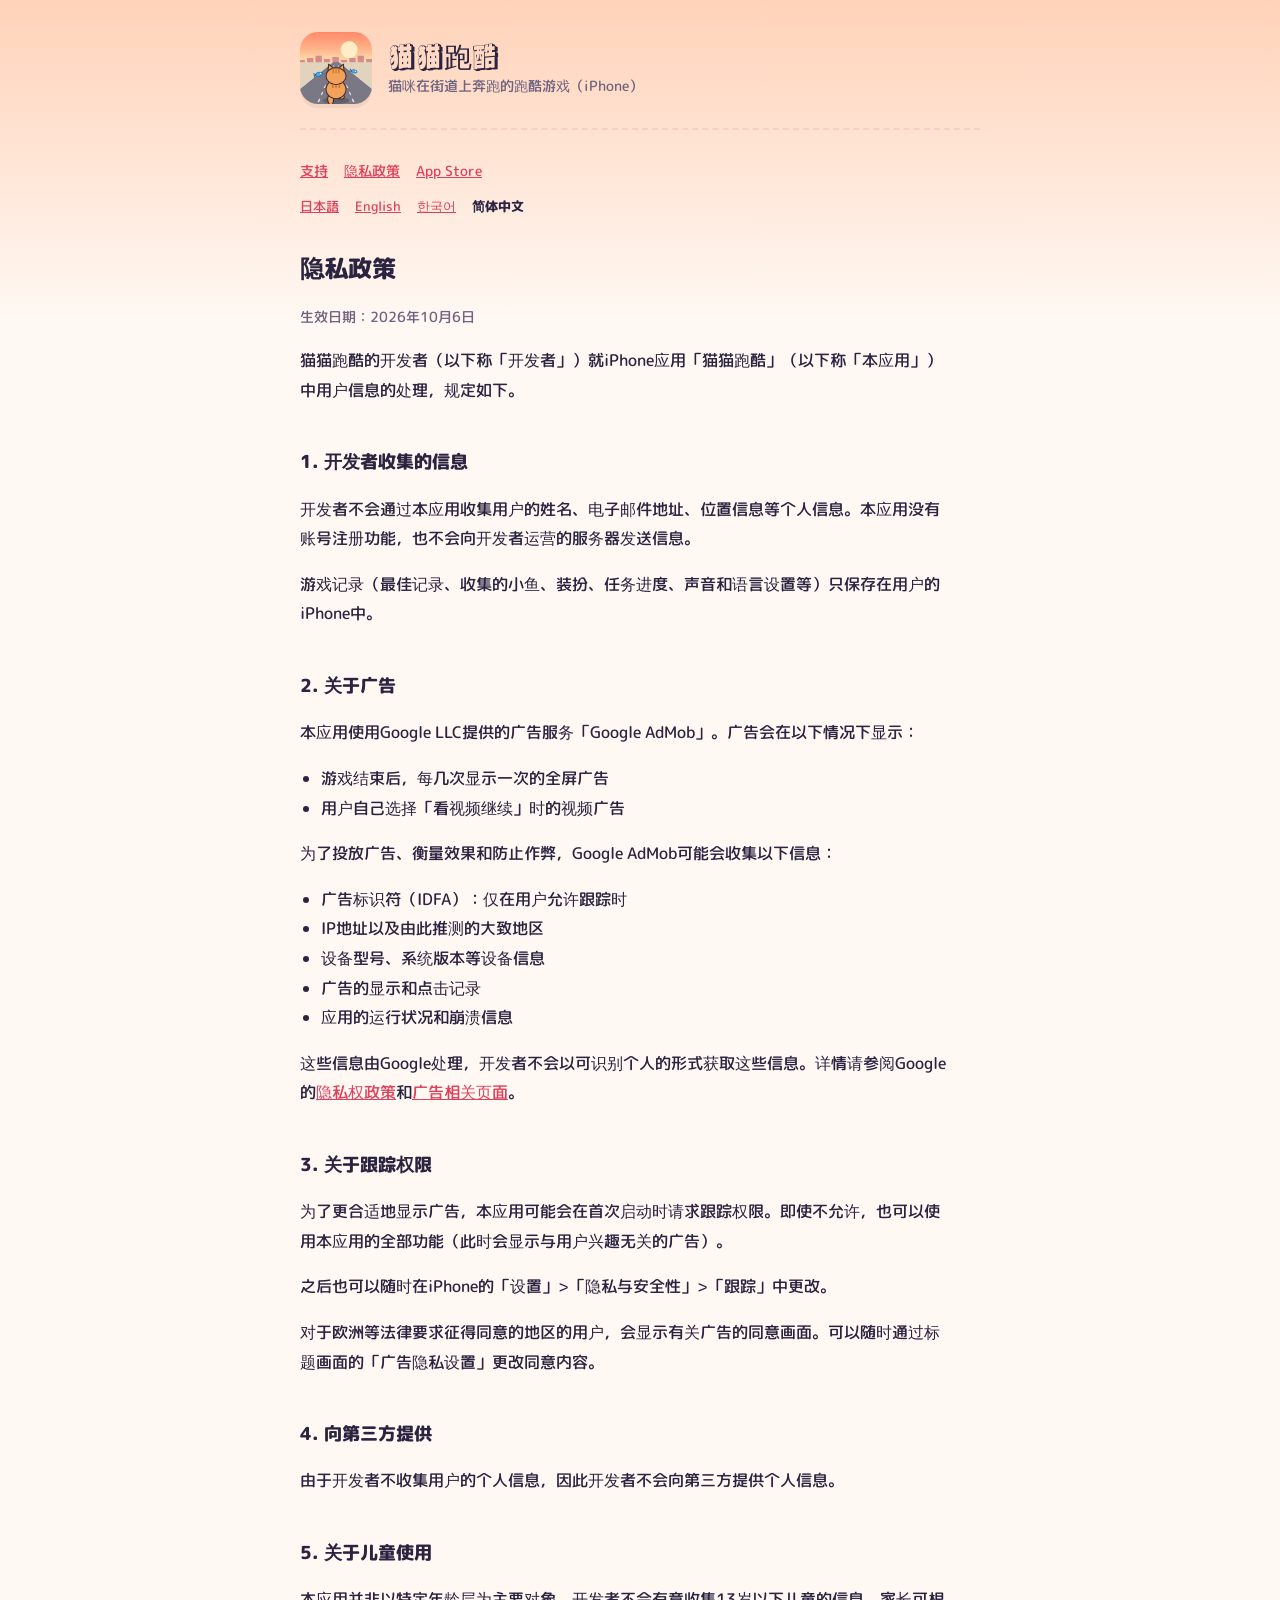
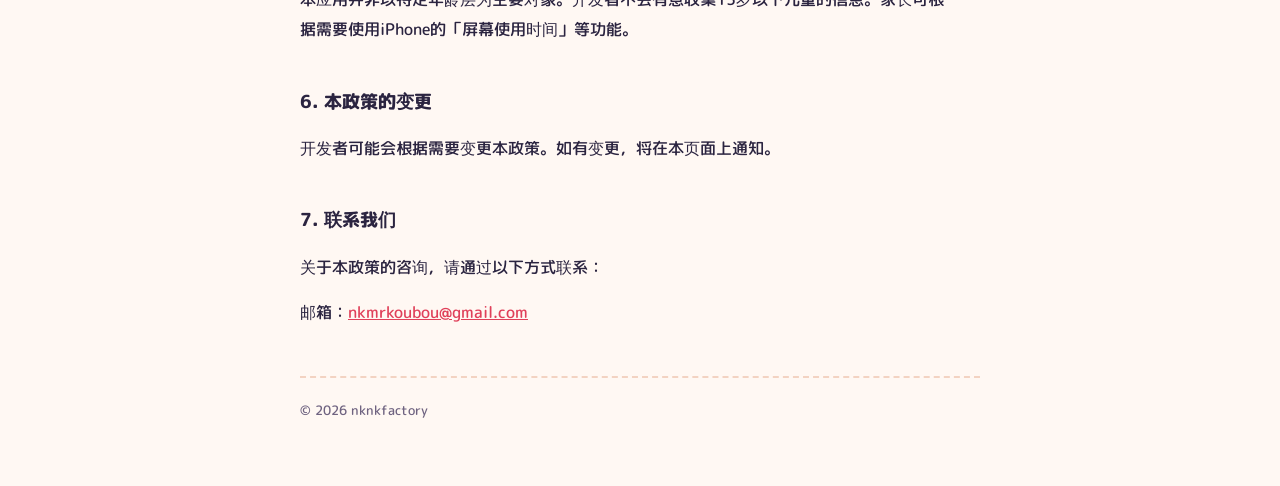
<file: zh/privacy.html>
<!doctype html>
<html lang="zh-Hans">
<head>
<meta charset="utf-8">
<meta name="viewport" content="width=device-width,initial-scale=1">
<title>猫猫跑酷 — 隐私政策</title>
<link rel="icon" href="../icon.png">
<link rel="preconnect" href="https://fonts.googleapis.com">
<link rel="preconnect" href="https://fonts.gstatic.com" crossorigin>
<link rel="stylesheet" href="https://fonts.googleapis.com/css2?family=Rampart+One&family=M+PLUS+Rounded+1c:wght@500;800&display=swap">
<link rel="stylesheet" href="../style.css">
</head>
<body>
<div class="wrap">
  <header>
    <img src="../icon.png" alt="">
    <div>
      <div class="name">猫猫跑酷</div>
      <div class="sub">猫咪在街道上奔跑的跑酷游戏（iPhone）</div>
    </div>
  </header>
  <nav>
    <a href="index.html">支持</a>
    <a href="privacy.html">隐私政策</a>
    <a href="https://apps.apple.com/app/id6819579135" target="_blank" rel="noopener">App Store</a>
  </nav>
  <nav class="langs"><a href="../privacy.html">日本語</a> <a href="../en/privacy.html">English</a> <a href="../ko/privacy.html">한국어</a> <a href="../zh/privacy.html" aria-current="page">简体中文</a></nav>

  <h1>隐私政策</h1>
  <p class="meta">生效日期：2026年10月6日</p>
  <p>猫猫跑酷的开发者（以下称「开发者」）就iPhone应用「猫猫跑酷」（以下称「本应用」）中用户信息的处理，规定如下。</p>

  <h2>1. 开发者收集的信息</h2>
  <p>开发者不会通过本应用收集用户的姓名、电子邮件地址、位置信息等个人信息。本应用没有账号注册功能，也不会向开发者运营的服务器发送信息。</p>
  <p>游戏记录（最佳记录、收集的小鱼、装扮、任务进度、声音和语言设置等）只保存在用户的iPhone中。</p>

  <h2>2. 关于广告</h2>
  <p>本应用使用Google LLC提供的广告服务「Google AdMob」。广告会在以下情况下显示：</p>
  <ul><li>游戏结束后，每几次显示一次的全屏广告</li><li>用户自己选择「看视频继续」时的视频广告</li></ul>
  <p>为了投放广告、衡量效果和防止作弊，Google AdMob可能会收集以下信息：</p>
  <ul><li>广告标识符（IDFA）：仅在用户允许跟踪时</li><li>IP地址以及由此推测的大致地区</li><li>设备型号、系统版本等设备信息</li><li>广告的显示和点击记录</li><li>应用的运行状况和崩溃信息</li></ul>
  <p>这些信息由Google处理，开发者不会以可识别个人的形式获取这些信息。详情请参阅Google的<a href="https://policies.google.com/privacy" target="_blank" rel="noopener">隐私权政策</a>和<a href="https://policies.google.com/technologies/ads" target="_blank" rel="noopener">广告相关页面</a>。</p>

  <h2>3. 关于跟踪权限</h2>
  <p>为了更合适地显示广告，本应用可能会在首次启动时请求跟踪权限。即使不允许，也可以使用本应用的全部功能（此时会显示与用户兴趣无关的广告）。</p>
  <p>之后也可以随时在iPhone的「设置」>「隐私与安全性」>「跟踪」中更改。</p>
  <p>对于欧洲等法律要求征得同意的地区的用户，会显示有关广告的同意画面。可以随时通过标题画面的「广告隐私设置」更改同意内容。</p>

  <h2>4. 向第三方提供</h2>
  <p>由于开发者不收集用户的个人信息，因此开发者不会向第三方提供个人信息。</p>

  <h2>5. 关于儿童使用</h2>
  <p>本应用并非以特定年龄层为主要对象。开发者不会有意收集13岁以下儿童的信息。家长可根据需要使用iPhone的「屏幕使用时间」等功能。</p>

  <h2>6. 本政策的变更</h2>
  <p>开发者可能会根据需要变更本政策。如有变更，将在本页面上通知。</p>

  <h2>7. 联系我们</h2>
  <p>关于本政策的咨询，请通过以下方式联系：</p>
  <p>邮箱：<a href="mailto:nkmrkoubou@gmail.com">nkmrkoubou@gmail.com</a></p>

  <footer>© 2026 nknkfactory</footer>
</div>
</body>
</html>
</file>
<file: style.css>
/* ねこねこランナーズのサポートサイト。夕やけ商店街の空と屋根の色。
   作りは もくもくブロック（/mokublock/）のサポートサイトとそろえている。 */
:root{
  --dusk:#ffd2b8; --paper:#fff8f3; --line:#f3d3c2; --ink:#2b2440; --muted:#6f6380; --accent:#e0405a; --roof:#2b2440;
  --display:'Rampart One','Hiragino Sans','Yu Gothic',sans-serif;
  --round:'M PLUS Rounded 1c','Hiragino Maru Gothic ProN','Hiragino Sans','Yu Gothic',sans-serif;
  color-scheme:light;
}
*{box-sizing:border-box}
body{margin:0;background:linear-gradient(var(--dusk),var(--paper) 320px);background-color:var(--paper);color:var(--ink);font-family:var(--round);font-weight:500;line-height:1.85;font-size:16px}
.wrap{max-width:720px;margin:0 auto;padding-inline:20px;padding-block:32px 64px}
header{display:flex;align-items:center;gap:16px;padding-bottom:24px;border-bottom:2px dashed var(--line);margin-bottom:28px}
header img{width:72px;height:72px;border-radius:18px;box-shadow:0 4px 0 var(--line)}
header .name{font-family:var(--display);font-size:28px;line-height:1.25}
header .sub{color:var(--muted);font-size:14px}
nav{display:flex;flex-wrap:wrap;gap:8px 16px;margin-bottom:28px;font-size:14px}
a{color:var(--accent)}
a:focus-visible{outline:3px solid var(--accent);outline-offset:2px;border-radius:4px}
h1{font-weight:800;font-size:24px;margin:0 0 8px;text-wrap:balance}
h2{font-weight:800;font-size:18px;margin:36px 0 8px;padding-top:4px;text-wrap:balance}
p,li,dd{max-width:65ch}
ul,ol{padding-left:1.3em}
.meta{color:var(--muted);font-size:14px}
.card{background:#fff;border:2px solid var(--line);border-radius:16px;padding:16px 20px;margin:16px 0}
.howto{background:var(--roof);color:#fffaf3;border-radius:16px;padding:16px 20px 16px 2.6em;margin:16px 0}
.howto li{margin:4px 0}
.howto b{color:#ffe08a}
footer{margin-top:48px;padding-top:20px;border-top:2px dashed var(--line);color:var(--muted);font-size:13px}
dt{font-weight:800;margin-top:16px}
dd{margin:4px 0 0}
.store{display:inline-block;background:var(--roof);color:#fffaf3;text-decoration:none;font-weight:800;border-radius:12px;padding:10px 18px}
.store:hover{opacity:.9}

nav.langs{margin-top:-18px;font-size:13px}
nav.langs a[aria-current]{font-weight:800;text-decoration:none;color:inherit}
</file>
